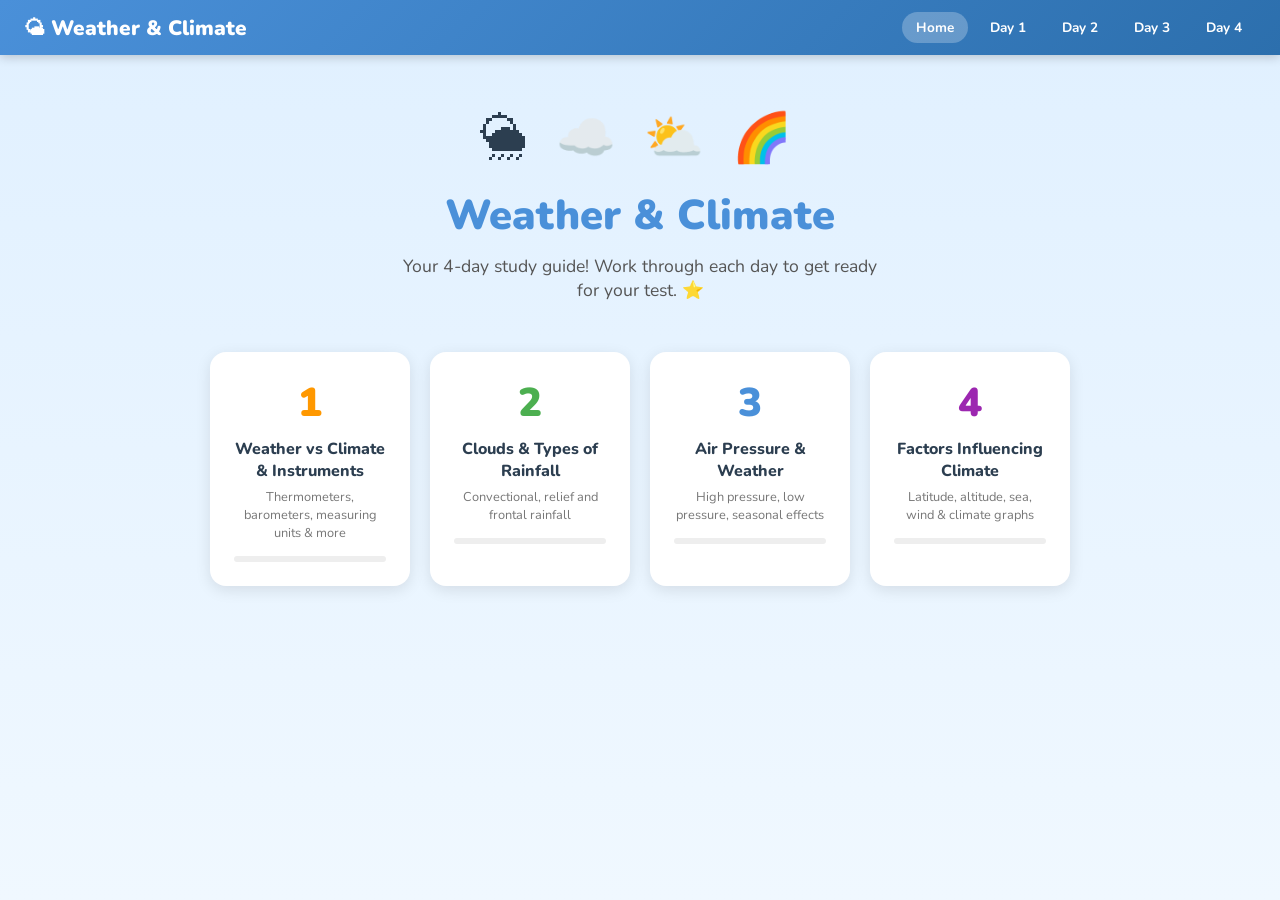
<file: site/index.html>
<!DOCTYPE html>
<html lang="en">
<head>
  <meta charset="UTF-8">
  <meta name="viewport" content="width=device-width, initial-scale=1.0">
  <title>Weather & Climate Study</title>
  <link rel="stylesheet" href="style.css">
</head>
<body data-day="home">

<nav>
  <a class="logo" href="index.html">🌤 Weather &amp; Climate</a>
  <div class="nav-links">
    <a href="index.html">Home</a>
    <a href="day1.html">Day 1</a>
    <a href="day2.html">Day 2</a>
    <a href="day3.html">Day 3</a>
    <a href="day4.html">Day 4</a>
  </div>
</nav>

<div class="hero">
  <div class="weather-icons">🌦 ☁️ ⛅ 🌈</div>
  <h1>Weather &amp; Climate</h1>
  <p>Your 4-day study guide! Work through each day to get ready for your test. ⭐</p>
</div>

<div class="container">
  <div class="day-cards">

    <a href="day1.html" class="day-card d1">
      <div class="day-num">1</div>
      <h3>Weather vs Climate &amp; Instruments</h3>
      <p>Thermometers, barometers, measuring units &amp; more</p>
      <div class="progress-bar"><div class="progress-fill" id="prog1" style="width:0%"></div></div>
    </a>

    <a href="day2.html" class="day-card d2">
      <div class="day-num">2</div>
      <h3>Clouds &amp; Types of Rainfall</h3>
      <p>Convectional, relief and frontal rainfall</p>
      <div class="progress-bar"><div class="progress-fill" id="prog2" style="width:0%"></div></div>
    </a>

    <a href="day3.html" class="day-card d3">
      <div class="day-num">3</div>
      <h3>Air Pressure &amp; Weather</h3>
      <p>High pressure, low pressure, seasonal effects</p>
      <div class="progress-bar"><div class="progress-fill" id="prog3" style="width:0%"></div></div>
    </a>

    <a href="day4.html" class="day-card d4">
      <div class="day-num">4</div>
      <h3>Factors Influencing Climate</h3>
      <p>Latitude, altitude, sea, wind &amp; climate graphs</p>
      <div class="progress-bar"><div class="progress-fill" id="prog4" style="width:0%"></div></div>
    </a>

  </div>
</div>

<script src="app.js"></script>
<script>
  document.addEventListener('DOMContentLoaded', () => {
    [1,2,3,4].forEach(d => {
      const pct = getDayProgress('day' + d);
      const el = document.getElementById('prog' + d);
      if (el) el.style.width = pct + '%';
    });
  });
</script>
</body>
</html>
</file>
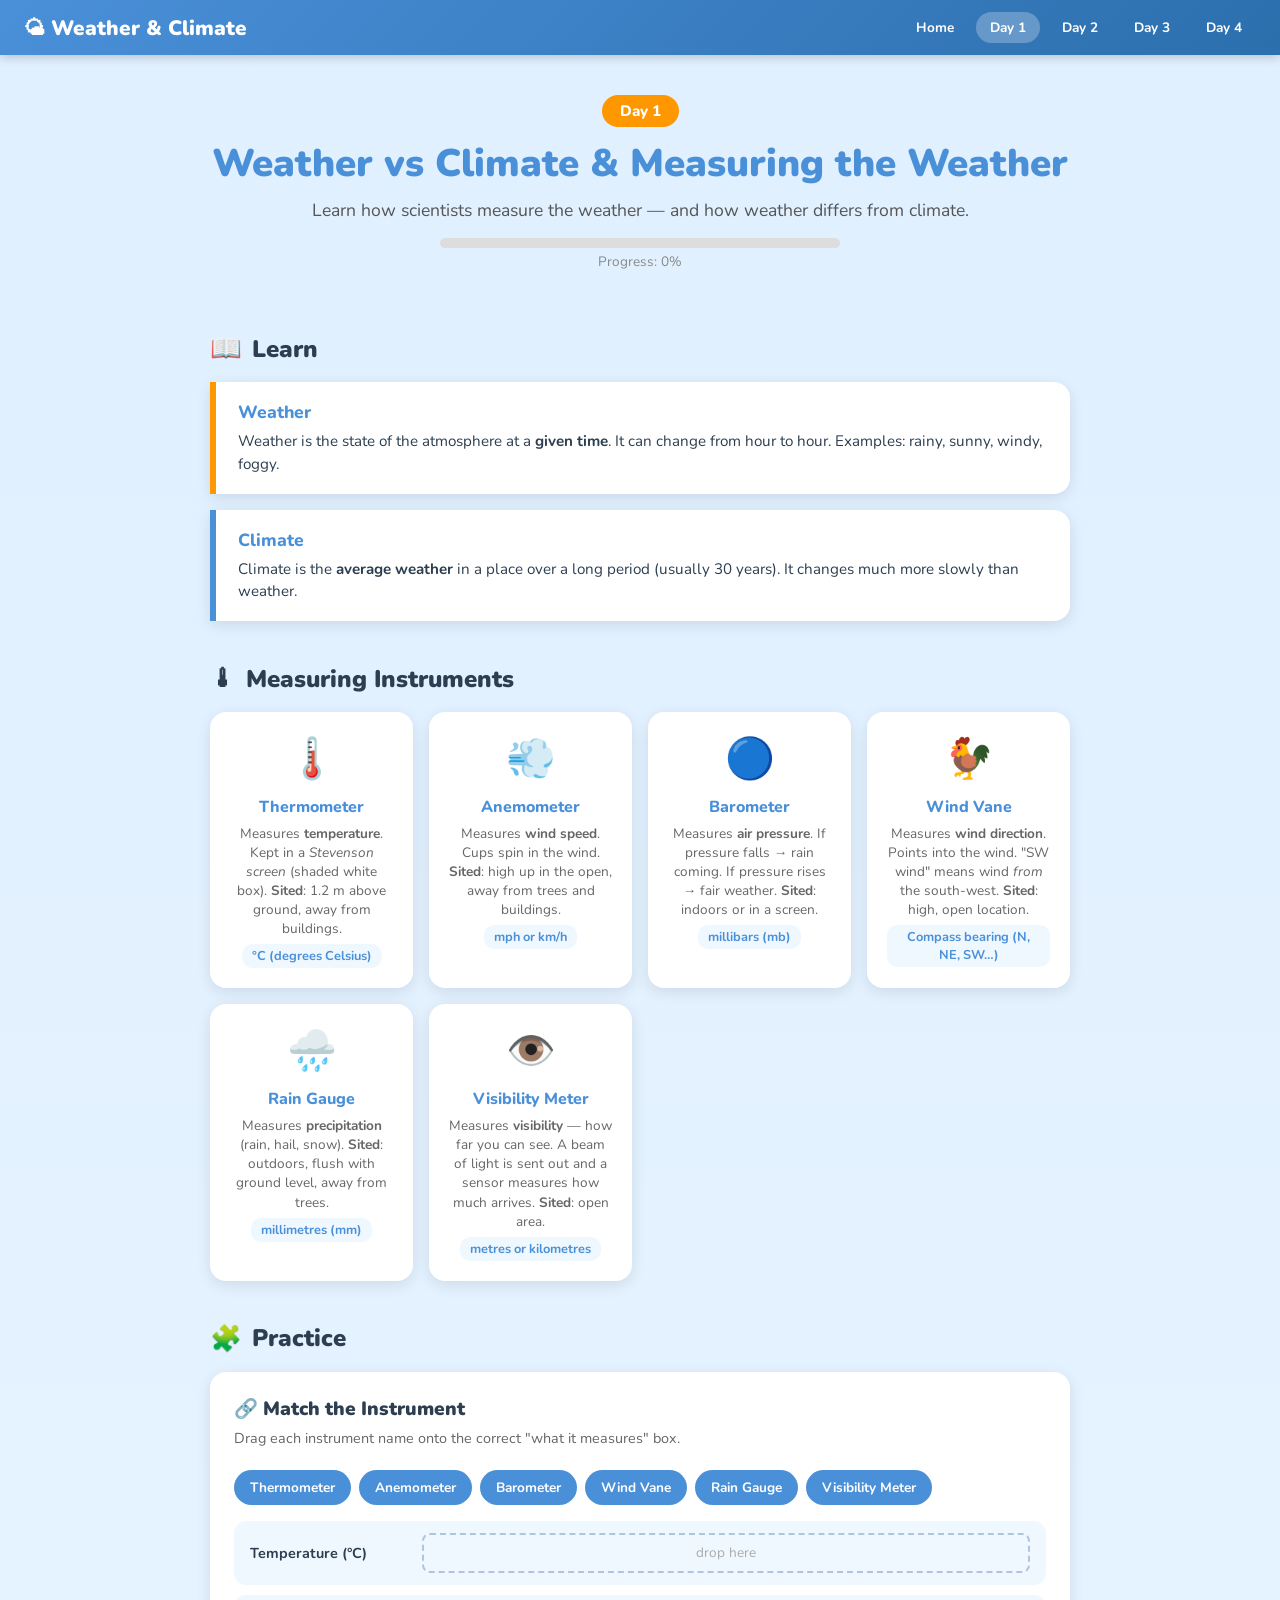
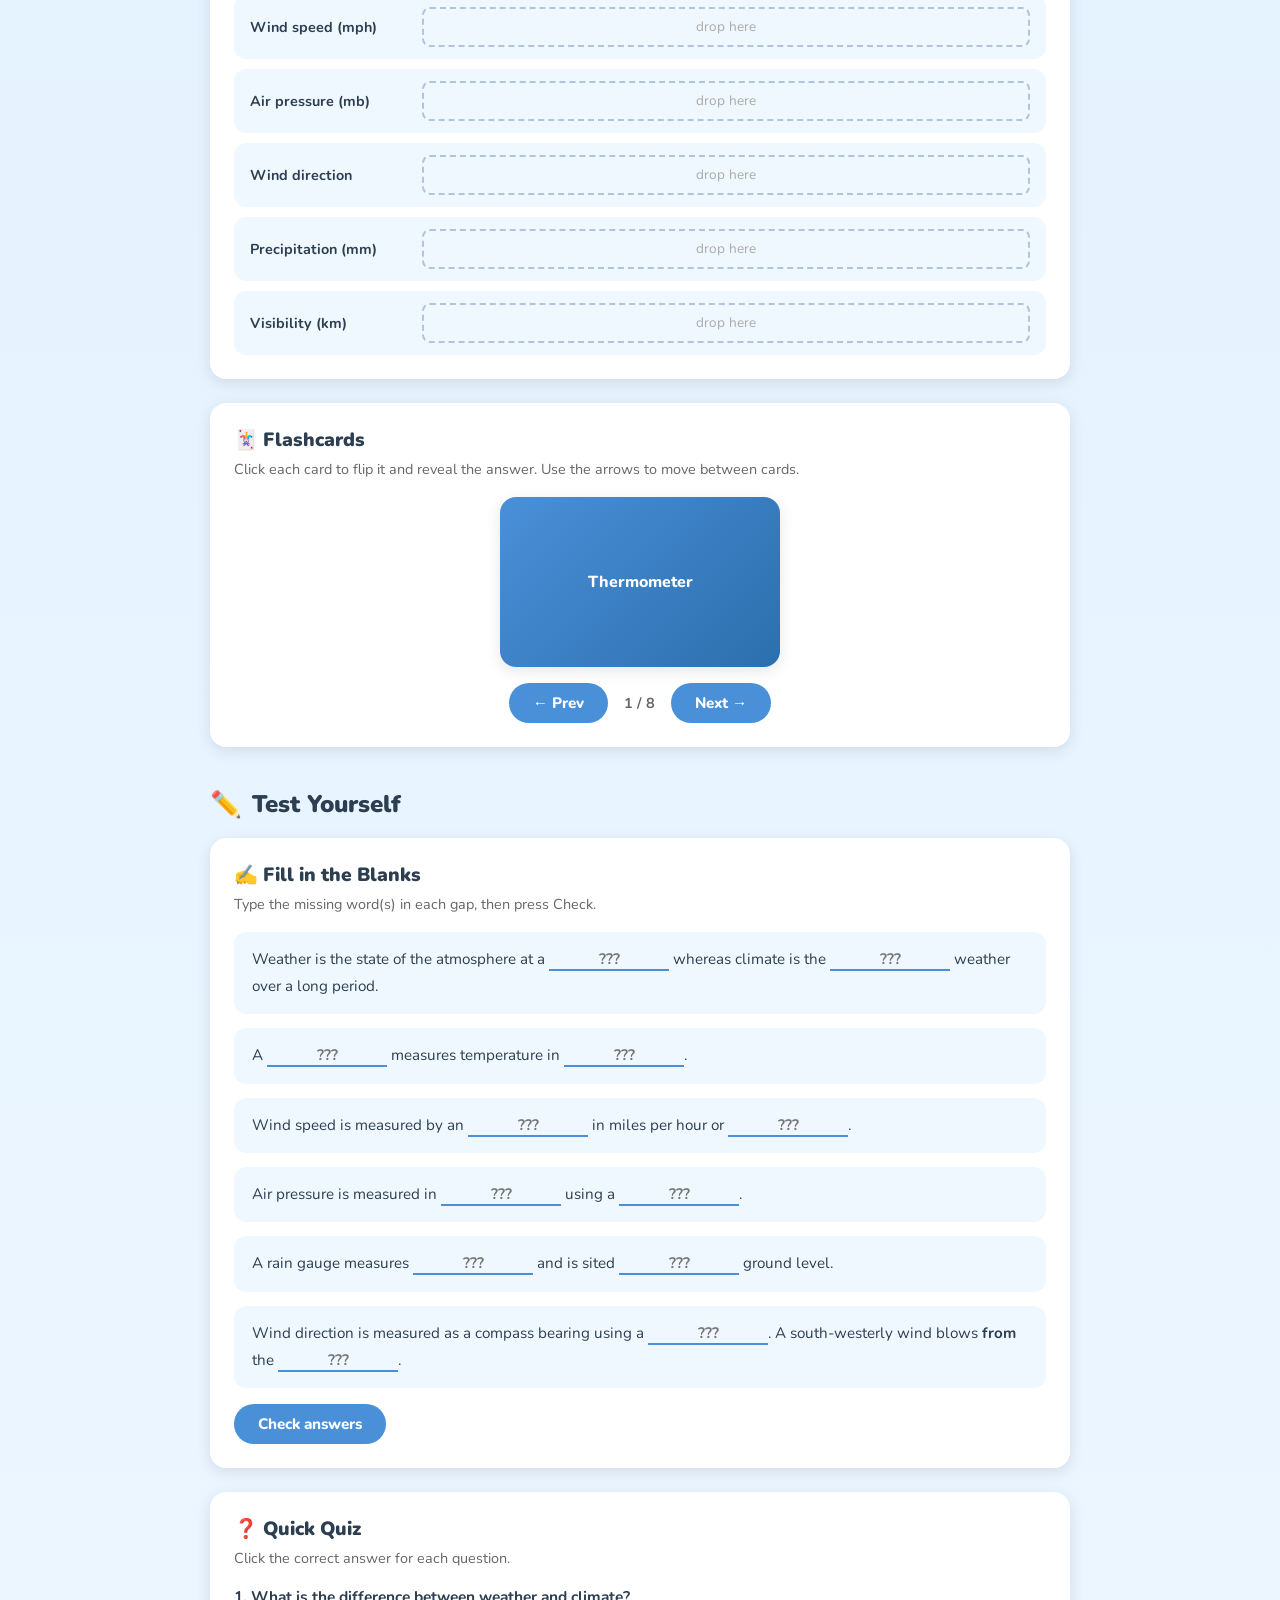
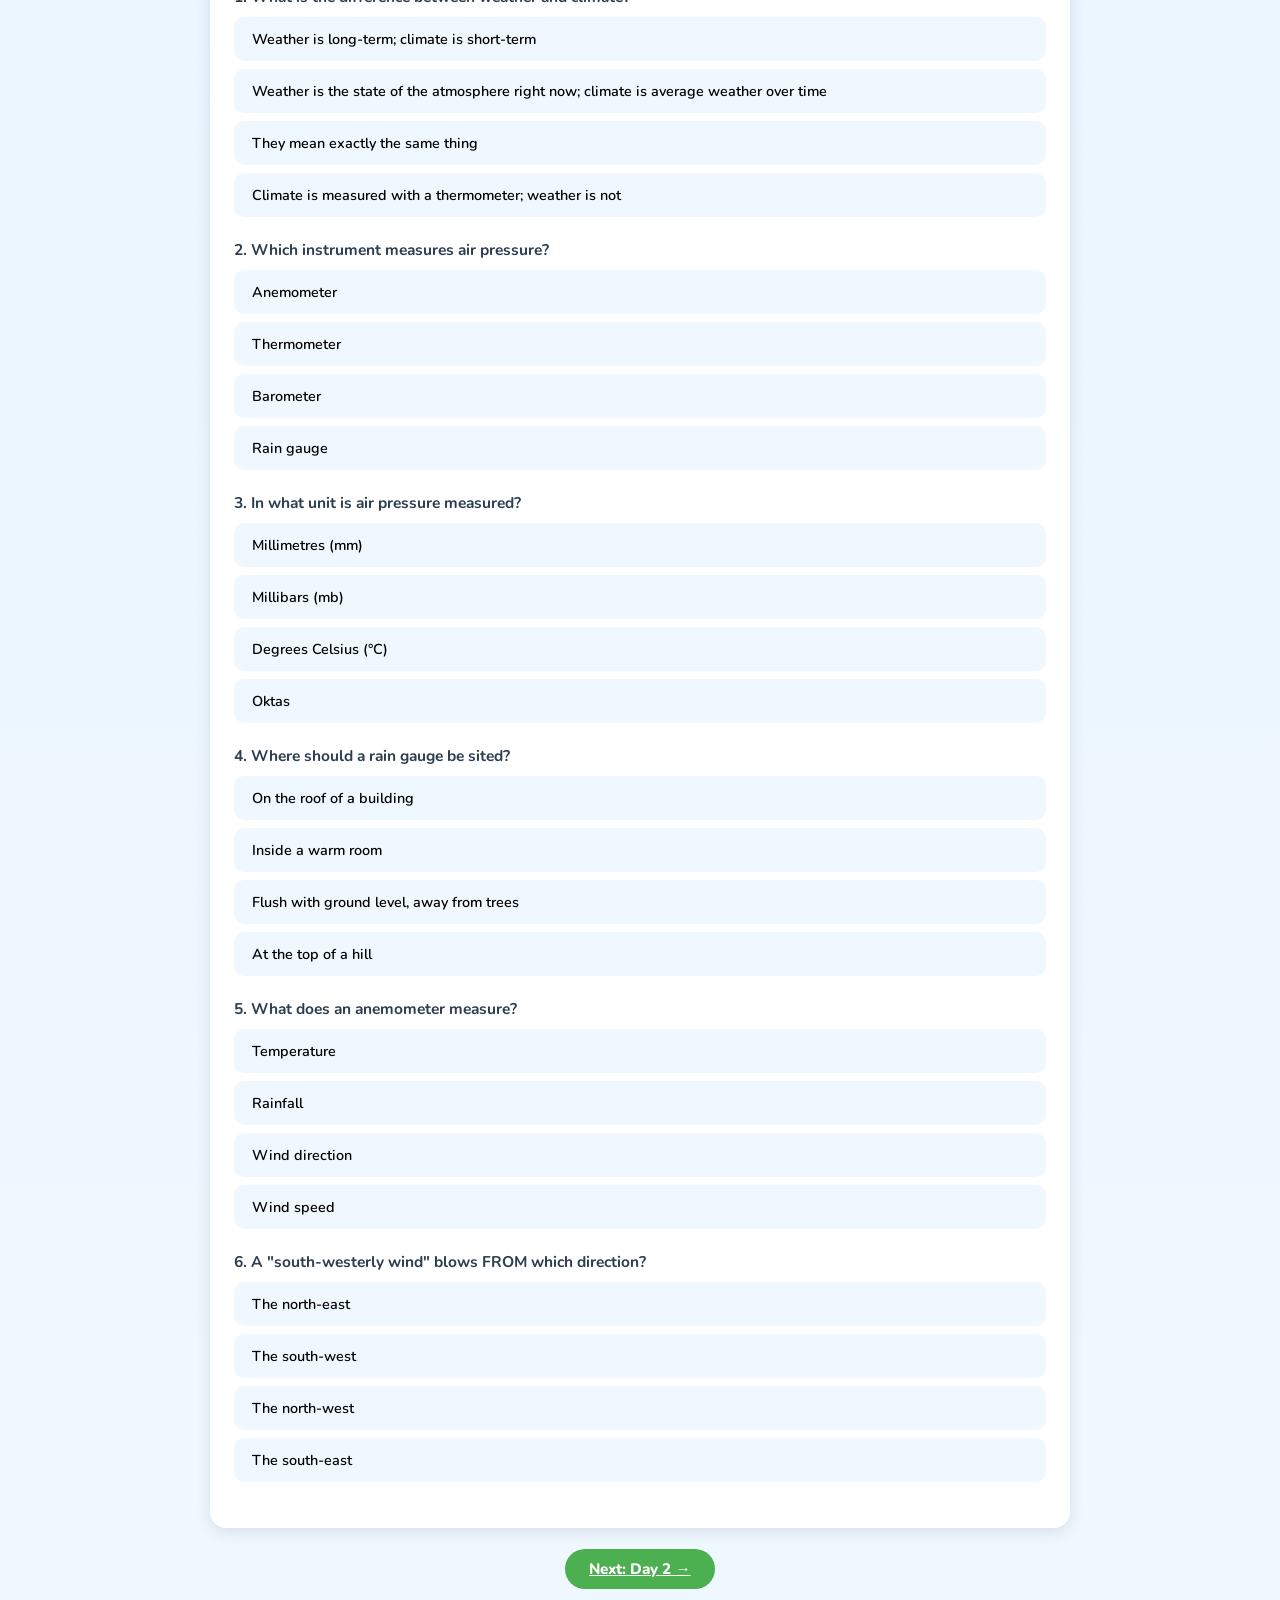
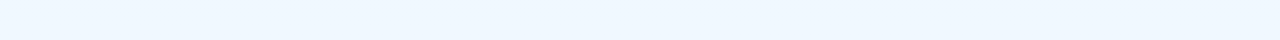
<file: site/day1.html>
<!DOCTYPE html>
<html lang="en">
<head>
  <meta charset="UTF-8">
  <meta name="viewport" content="width=device-width, initial-scale=1.0">
  <title>Day 1 – Weather vs Climate &amp; Instruments</title>
  <link rel="stylesheet" href="style.css">
</head>
<body data-day="day1">

<nav>
  <a class="logo" href="index.html">🌤 Weather &amp; Climate</a>
  <div class="nav-links">
    <a href="index.html">Home</a>
    <a href="day1.html">Day 1</a>
    <a href="day2.html">Day 2</a>
    <a href="day3.html">Day 3</a>
    <a href="day4.html">Day 4</a>
  </div>
</nav>

<div class="page-header">
  <span class="day-badge" style="background:var(--day1)">Day 1</span>
  <h1>Weather vs Climate &amp; Measuring the Weather</h1>
  <p>Learn how scientists measure the weather — and how weather differs from climate.</p>
  <div style="max-width:400px;margin:16px auto 0;background:#ddd;border-radius:6px;height:10px;overflow:hidden">
    <div class="day-progress-fill" style="height:100%;width:0%;background:var(--day1);border-radius:6px;transition:width 0.5s"></div>
  </div>
  <p style="font-size:0.85rem;color:#888;margin-top:4px">Progress: <span class="day-progress-pct">0%</span></p>
</div>

<div class="container">

  <div class="section-title"><span class="icon">📖</span> Learn</div>

  <div class="definition-box" style="border-color:var(--day1)">
    <h3>Weather</h3>
    <p>Weather is the state of the atmosphere at a <strong>given time</strong>. It can change from hour to hour. Examples: rainy, sunny, windy, foggy.</p>
  </div>
  <div class="definition-box" style="border-color:var(--sky-dark)">
    <h3>Climate</h3>
    <p>Climate is the <strong>average weather</strong> in a place over a long period (usually 30 years). It changes much more slowly than weather.</p>
  </div>

  <div class="section-title"><span class="icon">🌡</span> Measuring Instruments</div>

  <div class="card-grid">
    <div class="info-card">
      <div class="card-icon">🌡️</div>
      <h3>Thermometer</h3>
      <p>Measures <strong>temperature</strong>. Kept in a <em>Stevenson screen</em> (shaded white box). <strong>Sited</strong>: 1.2 m above ground, away from buildings.</p>
      <span class="unit">°C (degrees Celsius)</span>
    </div>
    <div class="info-card">
      <div class="card-icon">💨</div>
      <h3>Anemometer</h3>
      <p>Measures <strong>wind speed</strong>. Cups spin in the wind. <strong>Sited</strong>: high up in the open, away from trees and buildings.</p>
      <span class="unit">mph or km/h</span>
    </div>
    <div class="info-card">
      <div class="card-icon">🔵</div>
      <h3>Barometer</h3>
      <p>Measures <strong>air pressure</strong>. If pressure falls → rain coming. If pressure rises → fair weather. <strong>Sited</strong>: indoors or in a screen.</p>
      <span class="unit">millibars (mb)</span>
    </div>
    <div class="info-card">
      <div class="card-icon">🐓</div>
      <h3>Wind Vane</h3>
      <p>Measures <strong>wind direction</strong>. Points into the wind. "SW wind" means wind <em>from</em> the south-west. <strong>Sited</strong>: high, open location.</p>
      <span class="unit">Compass bearing (N, NE, SW…)</span>
    </div>
    <div class="info-card">
      <div class="card-icon">🌧️</div>
      <h3>Rain Gauge</h3>
      <p>Measures <strong>precipitation</strong> (rain, hail, snow). <strong>Sited</strong>: outdoors, flush with ground level, away from trees.</p>
      <span class="unit">millimetres (mm)</span>
    </div>
    <div class="info-card">
      <div class="card-icon">👁️</div>
      <h3>Visibility Meter</h3>
      <p>Measures <strong>visibility</strong> — how far you can see. A beam of light is sent out and a sensor measures how much arrives. <strong>Sited</strong>: open area.</p>
      <span class="unit">metres or kilometres</span>
    </div>
  </div>

  <div class="section-title"><span class="icon">🧩</span> Practice</div>

  <div class="activity" id="dnd1">
    <h2>🔗 Match the Instrument</h2>
    <p class="instructions">Drag each instrument name onto the correct "what it measures" box.</p>
    <div class="dnd-area">
      <div class="dnd-chips">
        <div class="chip" data-chip="thermometer" draggable="true">Thermometer</div>
        <div class="chip" data-chip="anemometer" draggable="true">Anemometer</div>
        <div class="chip" data-chip="barometer" draggable="true">Barometer</div>
        <div class="chip" data-chip="wind-vane" draggable="true">Wind Vane</div>
        <div class="chip" data-chip="rain-gauge" draggable="true">Rain Gauge</div>
        <div class="chip" data-chip="vis-meter" draggable="true">Visibility Meter</div>
      </div>
      <div class="dnd-targets">
        <div class="dnd-target"><span class="target-label">Temperature (°C)</span><div class="drop-zone" data-target="thermometer">drop here</div></div>
        <div class="dnd-target"><span class="target-label">Wind speed (mph)</span><div class="drop-zone" data-target="anemometer">drop here</div></div>
        <div class="dnd-target"><span class="target-label">Air pressure (mb)</span><div class="drop-zone" data-target="barometer">drop here</div></div>
        <div class="dnd-target"><span class="target-label">Wind direction</span><div class="drop-zone" data-target="wind-vane">drop here</div></div>
        <div class="dnd-target"><span class="target-label">Precipitation (mm)</span><div class="drop-zone" data-target="rain-gauge">drop here</div></div>
        <div class="dnd-target"><span class="target-label">Visibility (km)</span><div class="drop-zone" data-target="vis-meter">drop here</div></div>
      </div>
    </div>
  </div>

  <div class="activity" id="fc1">
    <h2>🃏 Flashcards</h2>
    <p class="instructions">Click each card to flip it and reveal the answer. Use the arrows to move between cards.</p>
    <div class="flashcard-deck">
      <div class="flashcard-viewport">
        <div class="flashcard-wrap">
          <div class="flashcard">
            <div class="flashcard-front"><span></span></div>
            <div class="flashcard-back"><span></span></div>
          </div>
        </div>
      </div>
      <div class="flashcard-nav">
        <button class="btn btn-primary btn-prev">← Prev</button>
        <span class="fc-counter">1 / 8</span>
        <button class="btn btn-primary btn-next">Next →</button>
      </div>
    </div>
  </div>

  <div class="section-title"><span class="icon">✏️</span> Test Yourself</div>

  <div class="activity" id="fitb1">
    <h2>✍️ Fill in the Blanks</h2>
    <p class="instructions">Type the missing word(s) in each gap, then press Check.</p>
    <div class="fitb-list">
      <div class="fitb-item">Weather is the state of the atmosphere at a <input class="fitb-input" data-answer="given time" placeholder="???"> whereas climate is the <input class="fitb-input" data-answer="average" placeholder="???"> weather over a long period.</div>
      <div class="fitb-item">A <input class="fitb-input" data-answer="thermometer" placeholder="???"> measures temperature in <input class="fitb-input" data-answer="°C/degrees Celsius" placeholder="???">.</div>
      <div class="fitb-item">Wind speed is measured by an <input class="fitb-input" data-answer="anemometer" placeholder="???"> in miles per hour or <input class="fitb-input" data-answer="km/h" placeholder="???">.</div>
      <div class="fitb-item">Air pressure is measured in <input class="fitb-input" data-answer="millibars" placeholder="???"> using a <input class="fitb-input" data-answer="barometer" placeholder="???">.</div>
      <div class="fitb-item">A rain gauge measures <input class="fitb-input" data-answer="precipitation" placeholder="???"> and is sited <input class="fitb-input" data-answer="flush with/at" placeholder="???"> ground level.</div>
      <div class="fitb-item">Wind direction is measured as a compass bearing using a <input class="fitb-input" data-answer="wind vane" placeholder="???">. A south-westerly wind blows <strong>from</strong> the <input class="fitb-input" data-answer="south-west/SW" placeholder="???">.</div>
    </div>
    <div class="btn-row"><button class="btn btn-primary btn-check">Check answers</button></div>
  </div>

  <div class="activity" id="quiz1">
    <h2>❓ Quick Quiz</h2>
    <p class="instructions">Click the correct answer for each question.</p>

    <div class="quiz-question" data-q="0">
      <div class="q-text">1. What is the difference between weather and climate?</div>
      <div class="quiz-options">
        <button class="quiz-option">Weather is long-term; climate is short-term</button>
        <button class="quiz-option">Weather is the state of the atmosphere right now; climate is average weather over time</button>
        <button class="quiz-option">They mean exactly the same thing</button>
        <button class="quiz-option">Climate is measured with a thermometer; weather is not</button>
      </div>
    </div>

    <div class="quiz-question" data-q="1">
      <div class="q-text">2. Which instrument measures air pressure?</div>
      <div class="quiz-options">
        <button class="quiz-option">Anemometer</button>
        <button class="quiz-option">Thermometer</button>
        <button class="quiz-option">Barometer</button>
        <button class="quiz-option">Rain gauge</button>
      </div>
    </div>

    <div class="quiz-question" data-q="2">
      <div class="q-text">3. In what unit is air pressure measured?</div>
      <div class="quiz-options">
        <button class="quiz-option">Millimetres (mm)</button>
        <button class="quiz-option">Millibars (mb)</button>
        <button class="quiz-option">Degrees Celsius (°C)</button>
        <button class="quiz-option">Oktas</button>
      </div>
    </div>

    <div class="quiz-question" data-q="3">
      <div class="q-text">4. Where should a rain gauge be sited?</div>
      <div class="quiz-options">
        <button class="quiz-option">On the roof of a building</button>
        <button class="quiz-option">Inside a warm room</button>
        <button class="quiz-option">Flush with ground level, away from trees</button>
        <button class="quiz-option">At the top of a hill</button>
      </div>
    </div>

    <div class="quiz-question" data-q="4">
      <div class="q-text">5. What does an anemometer measure?</div>
      <div class="quiz-options">
        <button class="quiz-option">Temperature</button>
        <button class="quiz-option">Rainfall</button>
        <button class="quiz-option">Wind direction</button>
        <button class="quiz-option">Wind speed</button>
      </div>
    </div>

    <div class="quiz-question" data-q="5">
      <div class="q-text">6. A "south-westerly wind" blows FROM which direction?</div>
      <div class="quiz-options">
        <button class="quiz-option">The north-east</button>
        <button class="quiz-option">The south-west</button>
        <button class="quiz-option">The north-west</button>
        <button class="quiz-option">The south-east</button>
      </div>
    </div>

  </div>

  <div style="text-align:center;margin-top:30px">
    <a href="day2.html" class="btn btn-success">Next: Day 2 →</a>
  </div>

</div>

<script src="app.js"></script>
<script>
const D1_PAIRS = [
  { chip: 'thermometer', target: 'thermometer' },
  { chip: 'anemometer',  target: 'anemometer'  },
  { chip: 'barometer',   target: 'barometer'   },
  { chip: 'wind-vane',   target: 'wind-vane'   },
  { chip: 'rain-gauge',  target: 'rain-gauge'  },
  { chip: 'vis-meter',   target: 'vis-meter'   },
];
initDragDrop('dnd1', D1_PAIRS, 'day1', 'dnd');

const D1_CARDS = [
  { front: 'Thermometer', back: 'Measures temperature in °C. Kept in a Stevenson screen, 1.2 m above ground.' },
  { front: 'Anemometer',  back: 'Measures wind speed in mph or km/h. Sited high up in the open.' },
  { front: 'Barometer',   back: 'Measures air pressure in millibars (mb). Falling pressure = rain on the way.' },
  { front: 'Wind Vane',   back: 'Measures wind direction as a compass bearing. A SW wind blows FROM the south-west.' },
  { front: 'Rain Gauge',  back: 'Measures precipitation in millimetres (mm). Sited flush with ground level.' },
  { front: 'Visibility Meter', back: 'Measures how far you can see, in metres or km.' },
  { front: 'What is weather?', back: 'The state of the atmosphere at a given moment in time.' },
  { front: 'What is climate?', back: 'The average weather in a place over a long period (usually 30 years).' },
];
initFlashcards('fc1', D1_CARDS, 'day1', 'flashcards');
initFitb('fitb1', 'day1', 'fitb');

const D1_Q = [
  { q:'', options:[], answer: 1 },
  { q:'', options:[], answer: 2 },
  { q:'', options:[], answer: 1 },
  { q:'', options:[], answer: 2 },
  { q:'', options:[], answer: 3 },
  { q:'', options:[], answer: 1 },
];
initQuiz('quiz1', D1_Q, 'day1', 'quiz');
</script>
</body>
</html>
</file>
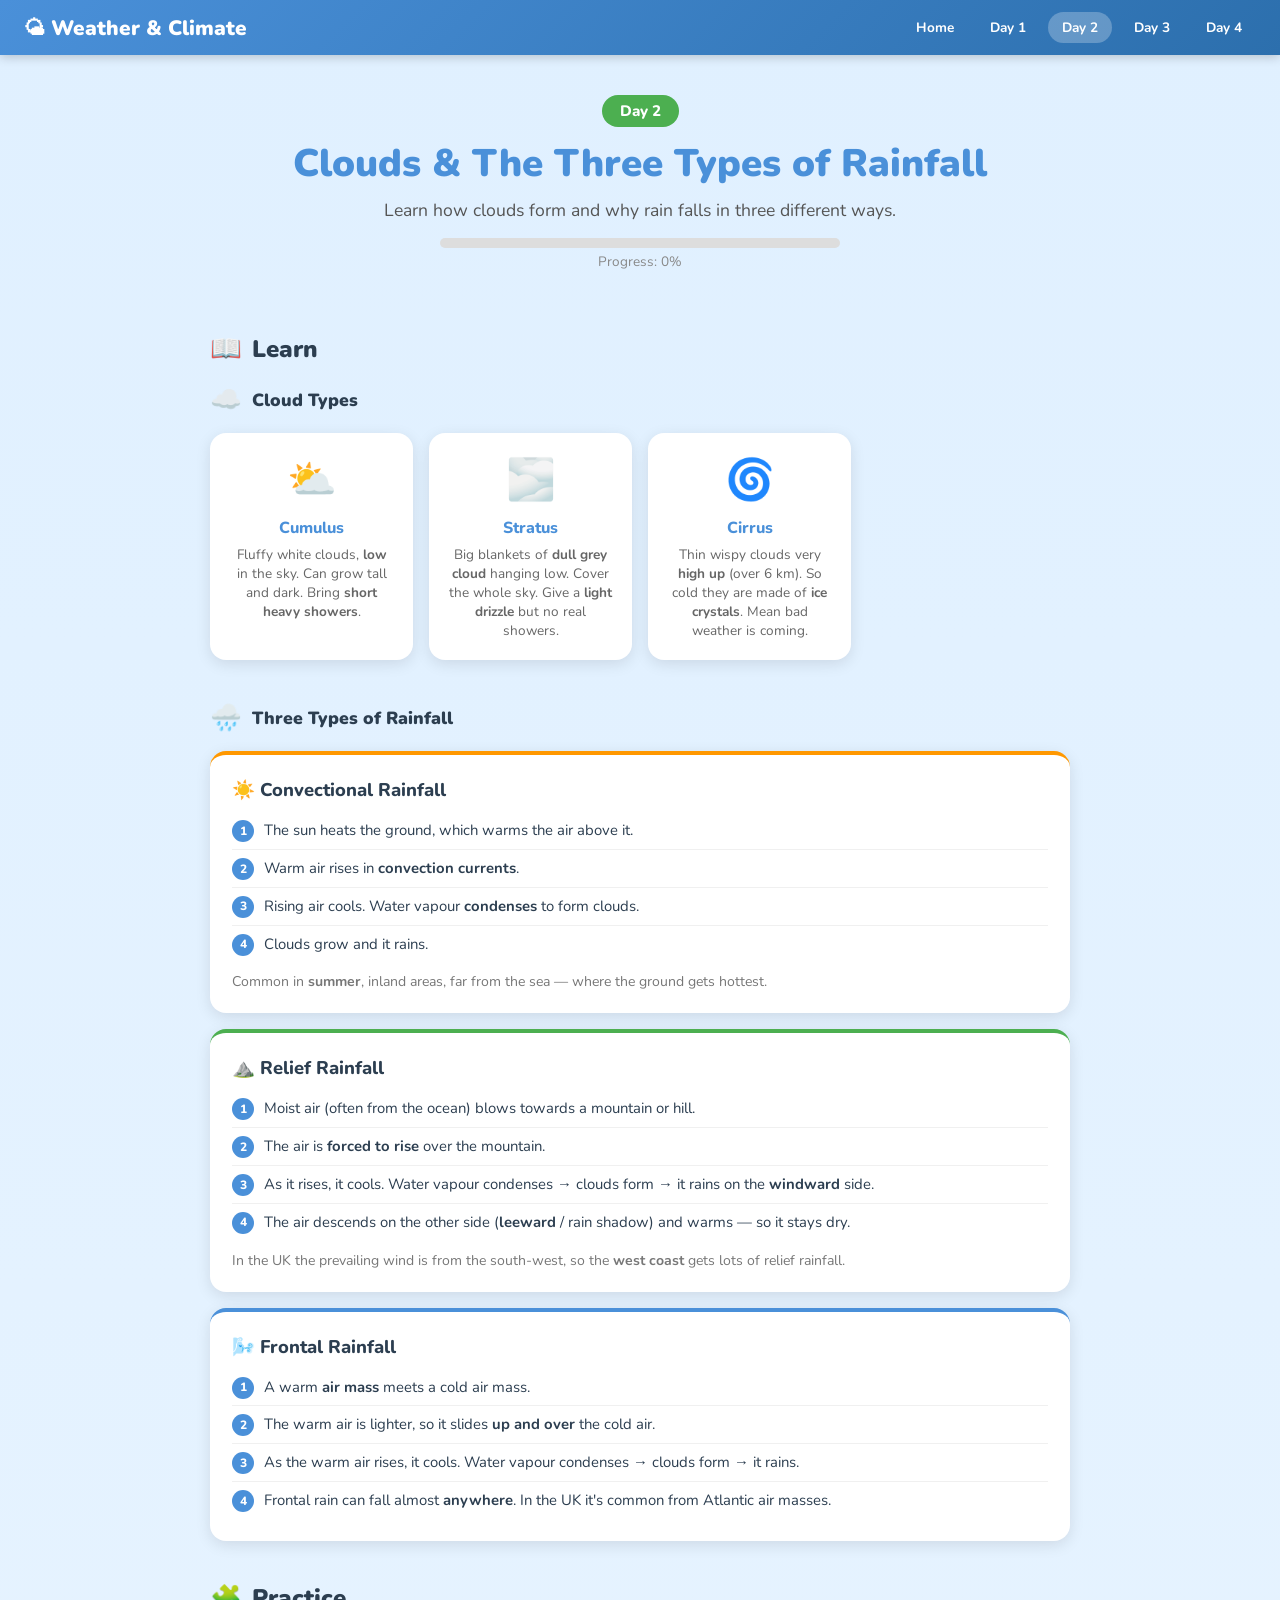
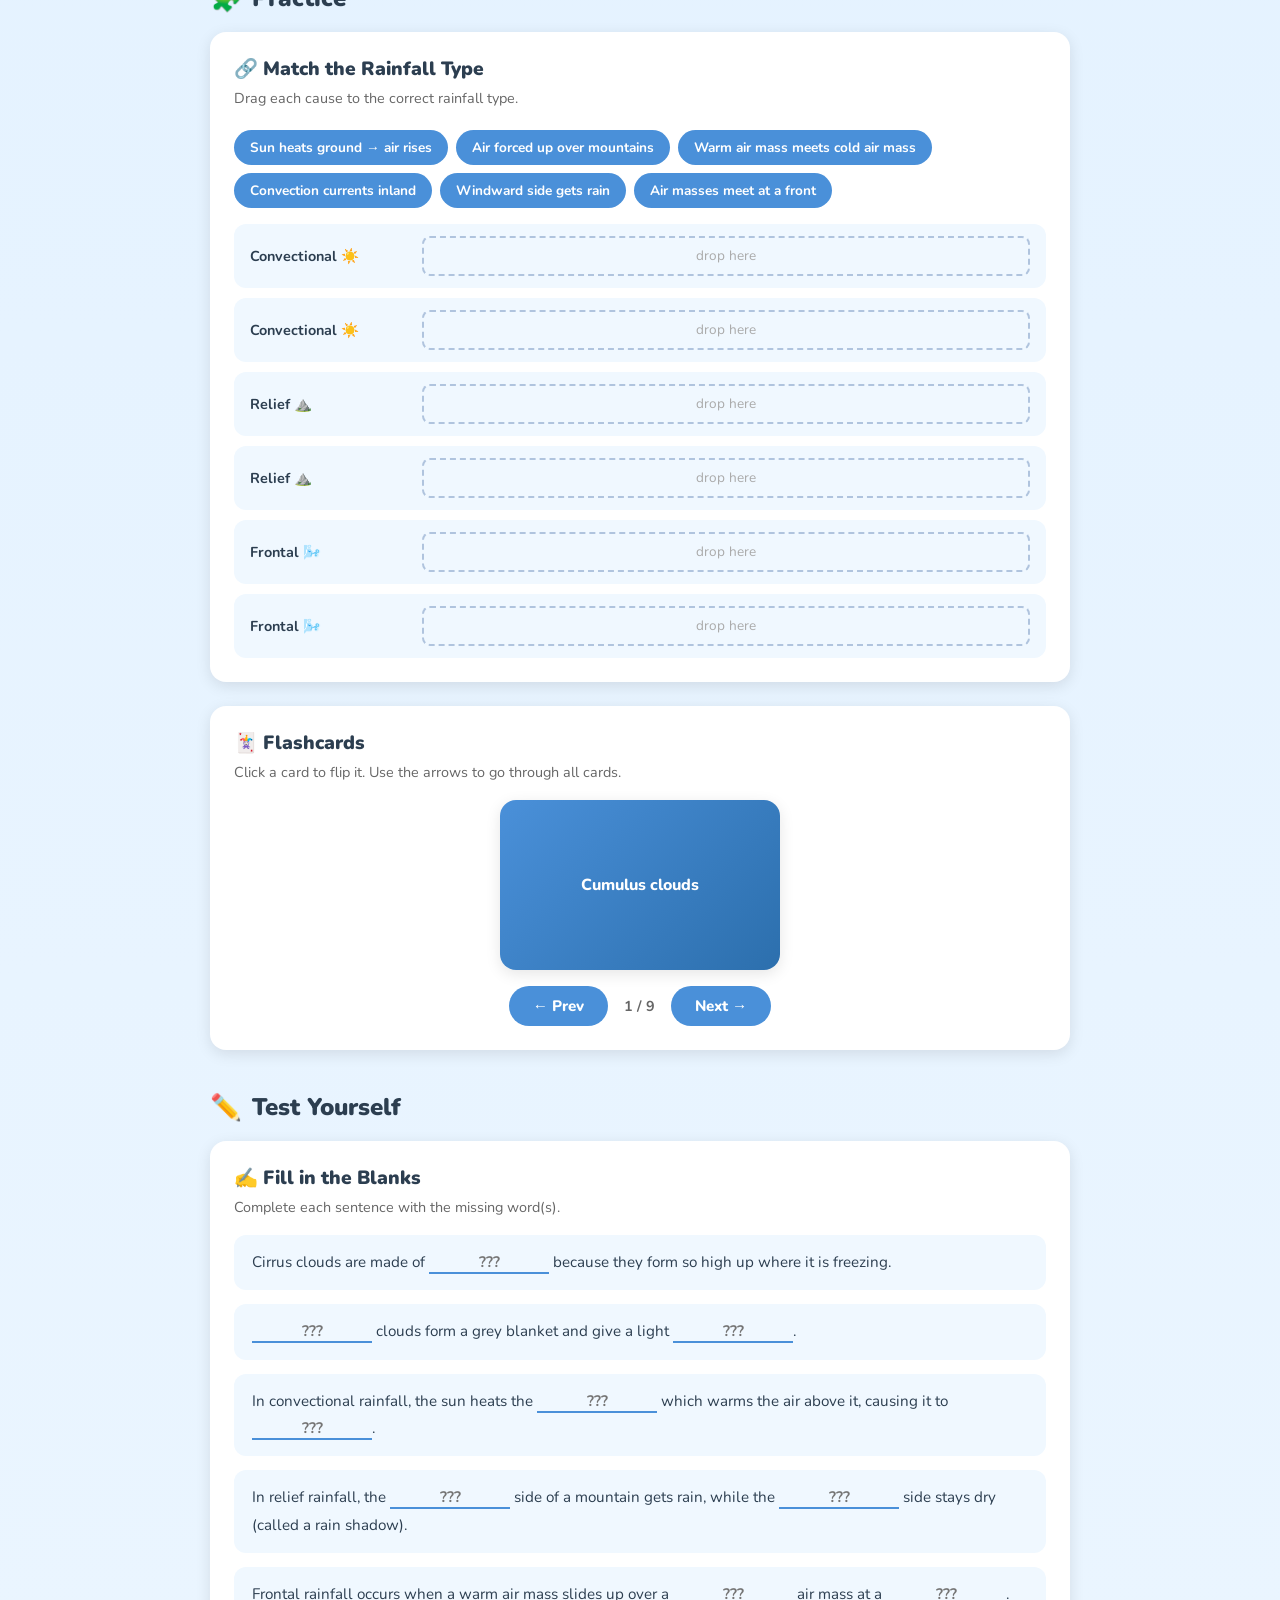
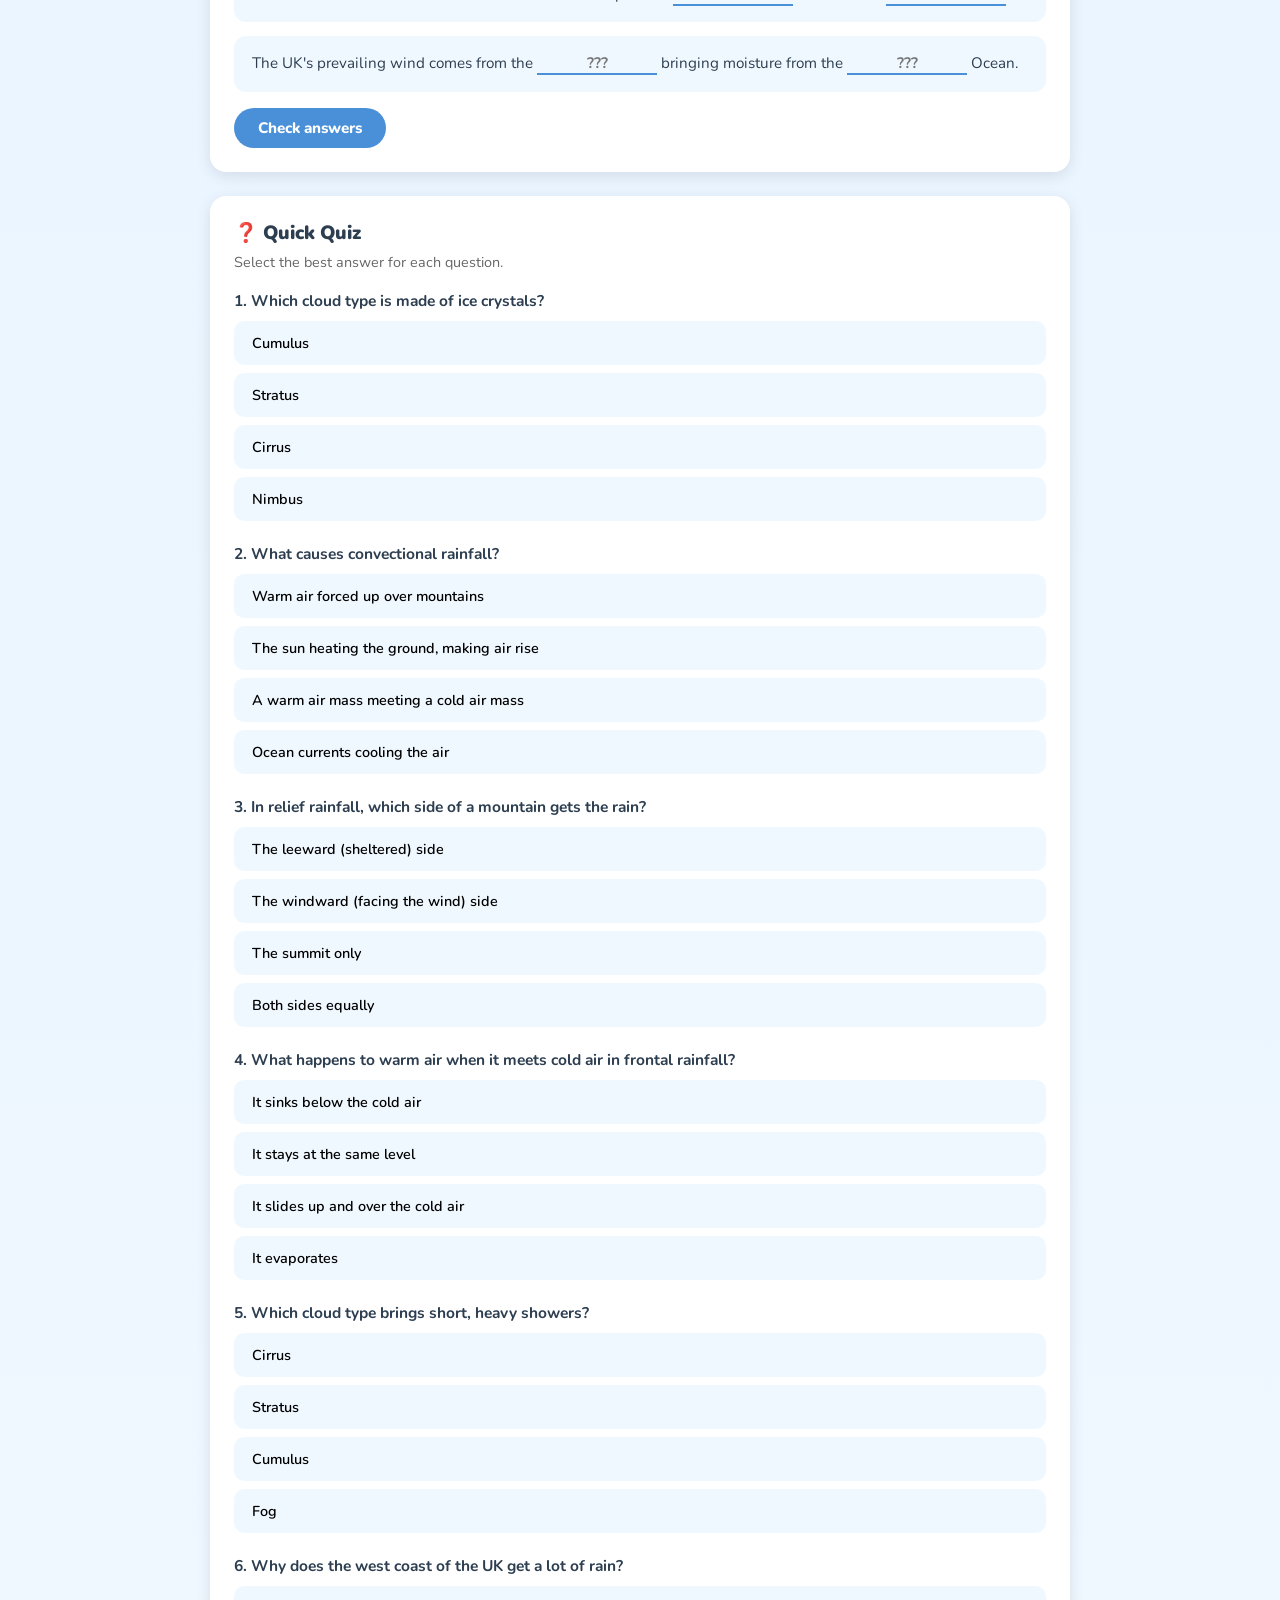
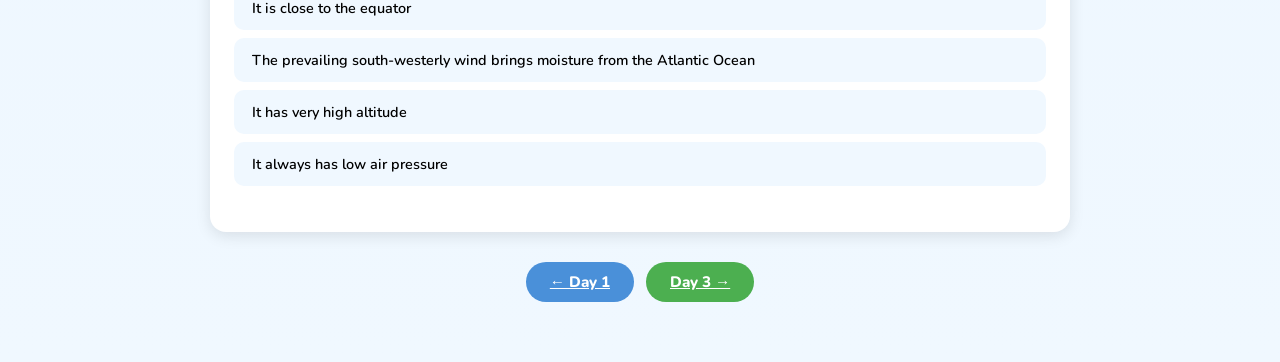
<file: site/day2.html>
<!DOCTYPE html>
<html lang="en">
<head>
  <meta charset="UTF-8">
  <meta name="viewport" content="width=device-width, initial-scale=1.0">
  <title>Day 2 – Clouds &amp; Rainfall</title>
  <link rel="stylesheet" href="style.css">
</head>
<body data-day="day2">

<nav>
  <a class="logo" href="index.html">🌤 Weather &amp; Climate</a>
  <div class="nav-links">
    <a href="index.html">Home</a>
    <a href="day1.html">Day 1</a>
    <a href="day2.html">Day 2</a>
    <a href="day3.html">Day 3</a>
    <a href="day4.html">Day 4</a>
  </div>
</nav>

<div class="page-header">
  <span class="day-badge" style="background:var(--day2)">Day 2</span>
  <h1>Clouds &amp; The Three Types of Rainfall</h1>
  <p>Learn how clouds form and why rain falls in three different ways.</p>
  <div style="max-width:400px;margin:16px auto 0;background:#ddd;border-radius:6px;height:10px;overflow:hidden">
    <div class="day-progress-fill" style="height:100%;width:0%;background:var(--day2);border-radius:6px;transition:width 0.5s"></div>
  </div>
  <p style="font-size:0.85rem;color:#888;margin-top:4px">Progress: <span class="day-progress-pct">0%</span></p>
</div>

<div class="container">

  <div class="section-title"><span class="icon">📖</span> Learn</div>

  <div class="section-title" style="font-size:1.1rem;margin-top:10px"><span class="icon">☁️</span> Cloud Types</div>
  <div class="card-grid">
    <div class="info-card">
      <div class="card-icon">⛅</div>
      <h3>Cumulus</h3>
      <p>Fluffy white clouds, <strong>low</strong> in the sky. Can grow tall and dark. Bring <strong>short heavy showers</strong>.</p>
    </div>
    <div class="info-card">
      <div class="card-icon">🌫️</div>
      <h3>Stratus</h3>
      <p>Big blankets of <strong>dull grey cloud</strong> hanging low. Cover the whole sky. Give a <strong>light drizzle</strong> but no real showers.</p>
    </div>
    <div class="info-card">
      <div class="card-icon">🌀</div>
      <h3>Cirrus</h3>
      <p>Thin wispy clouds very <strong>high up</strong> (over 6 km). So cold they are made of <strong>ice crystals</strong>. Mean bad weather is coming.</p>
    </div>
  </div>

  <div class="section-title" style="font-size:1.1rem"><span class="icon">🌧️</span> Three Types of Rainfall</div>

  <div class="panel" style="border-top: 4px solid #FF9800">
    <h3>☀️ Convectional Rainfall</h3>
    <ul class="steps">
      <li data-n="1">The sun heats the ground, which warms the air above it.</li>
      <li data-n="2">Warm air rises in <strong>convection currents</strong>.</li>
      <li data-n="3">Rising air cools. Water vapour <strong>condenses</strong> to form clouds.</li>
      <li data-n="4">Clouds grow and it rains.</li>
    </ul>
    <p style="margin-top:10px;font-size:0.88rem;color:#777">Common in <strong>summer</strong>, inland areas, far from the sea — where the ground gets hottest.</p>
  </div>

  <div class="panel" style="border-top: 4px solid #4CAF50">
    <h3>⛰️ Relief Rainfall</h3>
    <ul class="steps">
      <li data-n="1">Moist air (often from the ocean) blows towards a mountain or hill.</li>
      <li data-n="2">The air is <strong>forced to rise</strong> over the mountain.</li>
      <li data-n="3">As it rises, it cools. Water vapour condenses → clouds form → it rains on the <strong>windward</strong> side.</li>
      <li data-n="4">The air descends on the other side (<strong>leeward</strong> / rain shadow) and warms — so it stays dry.</li>
    </ul>
    <p style="margin-top:10px;font-size:0.88rem;color:#777">In the UK the prevailing wind is from the south-west, so the <strong>west coast</strong> gets lots of relief rainfall.</p>
  </div>

  <div class="panel" style="border-top: 4px solid #4A90D9">
    <h3>🌬️ Frontal Rainfall</h3>
    <ul class="steps">
      <li data-n="1">A warm <strong>air mass</strong> meets a cold air mass.</li>
      <li data-n="2">The warm air is lighter, so it slides <strong>up and over</strong> the cold air.</li>
      <li data-n="3">As the warm air rises, it cools. Water vapour condenses → clouds form → it rains.</li>
      <li data-n="4">Frontal rain can fall almost <strong>anywhere</strong>. In the UK it's common from Atlantic air masses.</li>
    </ul>
  </div>

  <div class="section-title"><span class="icon">🧩</span> Practice</div>

  <div class="activity" id="dnd2">
    <h2>🔗 Match the Rainfall Type</h2>
    <p class="instructions">Drag each cause to the correct rainfall type.</p>
    <div class="dnd-area">
      <div class="dnd-chips">
        <div class="chip" data-chip="sun-heats" draggable="true">Sun heats ground → air rises</div>
        <div class="chip" data-chip="mountain" draggable="true">Air forced up over mountains</div>
        <div class="chip" data-chip="warm-cold" draggable="true">Warm air mass meets cold air mass</div>
        <div class="chip" data-chip="convection" draggable="true">Convection currents inland</div>
        <div class="chip" data-chip="windward" draggable="true">Windward side gets rain</div>
        <div class="chip" data-chip="air-mass" draggable="true">Air masses meet at a front</div>
      </div>
      <div class="dnd-targets">
        <div class="dnd-target"><span class="target-label">Convectional ☀️</span><div class="drop-zone" data-target="sun-heats">drop here</div></div>
        <div class="dnd-target"><span class="target-label">Convectional ☀️</span><div class="drop-zone" data-target="convection">drop here</div></div>
        <div class="dnd-target"><span class="target-label">Relief ⛰️</span><div class="drop-zone" data-target="mountain">drop here</div></div>
        <div class="dnd-target"><span class="target-label">Relief ⛰️</span><div class="drop-zone" data-target="windward">drop here</div></div>
        <div class="dnd-target"><span class="target-label">Frontal 🌬️</span><div class="drop-zone" data-target="warm-cold">drop here</div></div>
        <div class="dnd-target"><span class="target-label">Frontal 🌬️</span><div class="drop-zone" data-target="air-mass">drop here</div></div>
      </div>
    </div>
  </div>

  <div class="activity" id="fc2">
    <h2>🃏 Flashcards</h2>
    <p class="instructions">Click a card to flip it. Use the arrows to go through all cards.</p>
    <div class="flashcard-deck">
      <div class="flashcard-viewport">
        <div class="flashcard-wrap">
          <div class="flashcard">
            <div class="flashcard-front"><span></span></div>
            <div class="flashcard-back"><span></span></div>
          </div>
        </div>
      </div>
      <div class="flashcard-nav">
        <button class="btn btn-primary btn-prev">← Prev</button>
        <span class="fc-counter">1 / 9</span>
        <button class="btn btn-primary btn-next">Next →</button>
      </div>
    </div>
  </div>

  <div class="section-title"><span class="icon">✏️</span> Test Yourself</div>

  <div class="activity" id="fitb2">
    <h2>✍️ Fill in the Blanks</h2>
    <p class="instructions">Complete each sentence with the missing word(s).</p>
    <div class="fitb-list">
      <div class="fitb-item">Cirrus clouds are made of <input class="fitb-input" data-answer="ice crystals" placeholder="???"> because they form so high up where it is freezing.</div>
      <div class="fitb-item"><input class="fitb-input" data-answer="Stratus" placeholder="???"> clouds form a grey blanket and give a light <input class="fitb-input" data-answer="drizzle" placeholder="???">.</div>
      <div class="fitb-item">In convectional rainfall, the sun heats the <input class="fitb-input" data-answer="ground" placeholder="???"> which warms the air above it, causing it to <input class="fitb-input" data-answer="rise" placeholder="???">.</div>
      <div class="fitb-item">In relief rainfall, the <input class="fitb-input" data-answer="windward" placeholder="???"> side of a mountain gets rain, while the <input class="fitb-input" data-answer="leeward" placeholder="???"> side stays dry (called a rain shadow).</div>
      <div class="fitb-item">Frontal rainfall occurs when a warm air mass slides up over a <input class="fitb-input" data-answer="cold" placeholder="???"> air mass at a <input class="fitb-input" data-answer="front" placeholder="???">.</div>
      <div class="fitb-item">The UK's prevailing wind comes from the <input class="fitb-input" data-answer="south-west/SW" placeholder="???"> bringing moisture from the <input class="fitb-input" data-answer="Atlantic" placeholder="???"> Ocean.</div>
    </div>
    <div class="btn-row"><button class="btn btn-primary btn-check">Check answers</button></div>
  </div>

  <div class="activity" id="quiz2">
    <h2>❓ Quick Quiz</h2>
    <p class="instructions">Select the best answer for each question.</p>

    <div class="quiz-question" data-q="0">
      <div class="q-text">1. Which cloud type is made of ice crystals?</div>
      <div class="quiz-options">
        <button class="quiz-option">Cumulus</button>
        <button class="quiz-option">Stratus</button>
        <button class="quiz-option">Cirrus</button>
        <button class="quiz-option">Nimbus</button>
      </div>
    </div>

    <div class="quiz-question" data-q="1">
      <div class="q-text">2. What causes convectional rainfall?</div>
      <div class="quiz-options">
        <button class="quiz-option">Warm air forced up over mountains</button>
        <button class="quiz-option">The sun heating the ground, making air rise</button>
        <button class="quiz-option">A warm air mass meeting a cold air mass</button>
        <button class="quiz-option">Ocean currents cooling the air</button>
      </div>
    </div>

    <div class="quiz-question" data-q="2">
      <div class="q-text">3. In relief rainfall, which side of a mountain gets the rain?</div>
      <div class="quiz-options">
        <button class="quiz-option">The leeward (sheltered) side</button>
        <button class="quiz-option">The windward (facing the wind) side</button>
        <button class="quiz-option">The summit only</button>
        <button class="quiz-option">Both sides equally</button>
      </div>
    </div>

    <div class="quiz-question" data-q="3">
      <div class="q-text">4. What happens to warm air when it meets cold air in frontal rainfall?</div>
      <div class="quiz-options">
        <button class="quiz-option">It sinks below the cold air</button>
        <button class="quiz-option">It stays at the same level</button>
        <button class="quiz-option">It slides up and over the cold air</button>
        <button class="quiz-option">It evaporates</button>
      </div>
    </div>

    <div class="quiz-question" data-q="4">
      <div class="q-text">5. Which cloud type brings short, heavy showers?</div>
      <div class="quiz-options">
        <button class="quiz-option">Cirrus</button>
        <button class="quiz-option">Stratus</button>
        <button class="quiz-option">Cumulus</button>
        <button class="quiz-option">Fog</button>
      </div>
    </div>

    <div class="quiz-question" data-q="5">
      <div class="q-text">6. Why does the west coast of the UK get a lot of rain?</div>
      <div class="quiz-options">
        <button class="quiz-option">It is close to the equator</button>
        <button class="quiz-option">The prevailing south-westerly wind brings moisture from the Atlantic Ocean</button>
        <button class="quiz-option">It has very high altitude</button>
        <button class="quiz-option">It always has low air pressure</button>
      </div>
    </div>
  </div>

  <div style="text-align:center;margin-top:30px;display:flex;gap:12px;justify-content:center">
    <a href="day1.html" class="btn btn-primary">← Day 1</a>
    <a href="day3.html" class="btn btn-success">Day 3 →</a>
  </div>

</div>

<script src="app.js"></script>
<script>
const D2_PAIRS = [
  { chip: 'sun-heats',  target: 'sun-heats'  },
  { chip: 'mountain',   target: 'mountain'   },
  { chip: 'warm-cold',  target: 'warm-cold'  },
  { chip: 'convection', target: 'convection' },
  { chip: 'windward',   target: 'windward'   },
  { chip: 'air-mass',   target: 'air-mass'   },
];
initDragDrop('dnd2', D2_PAIRS, 'day2', 'dnd');

const D2_CARDS = [
  { front: 'Cumulus clouds', back: 'Fluffy, low clouds. Can bring short heavy showers. May grow tall and dark.' },
  { front: 'Stratus clouds', back: 'Grey blanket of cloud, low in sky. Give a light drizzle but no heavy showers.' },
  { front: 'Cirrus clouds', back: 'Thin wispy clouds very high up (>6 km). Made of ice crystals. Sign of bad weather coming.' },
  { front: 'Convectional rainfall', back: 'Sun heats ground → air rises → cools → condenses → rain. Inland, summer.' },
  { front: 'Relief rainfall', back: 'Moist air forced up over mountains → cools → rains on windward side. Leeward side = rain shadow.' },
  { front: 'Frontal rainfall', back: 'Warm air mass meets cold air mass → warm air rises over cold → cools → rain.' },
  { front: 'Windward side', back: 'The side of a mountain facing the wind. Gets the rain in relief rainfall.' },
  { front: 'Leeward side', back: 'The sheltered side of a mountain. Stays dry — called the rain shadow.' },
  { front: 'Why does west UK get most rain?', back: 'The prevailing south-westerly wind brings moist air from the Atlantic, which rises over hills.' },
];
initFlashcards('fc2', D2_CARDS, 'day2', 'flashcards');
initFitb('fitb2', 'day2', 'fitb');

const D2_Q = [
  { q:'', options:[], answer: 2 },
  { q:'', options:[], answer: 1 },
  { q:'', options:[], answer: 1 },
  { q:'', options:[], answer: 2 },
  { q:'', options:[], answer: 2 },
  { q:'', options:[], answer: 1 },
];
initQuiz('quiz2', D2_Q, 'day2', 'quiz');
</script>
</body>
</html>
</file>
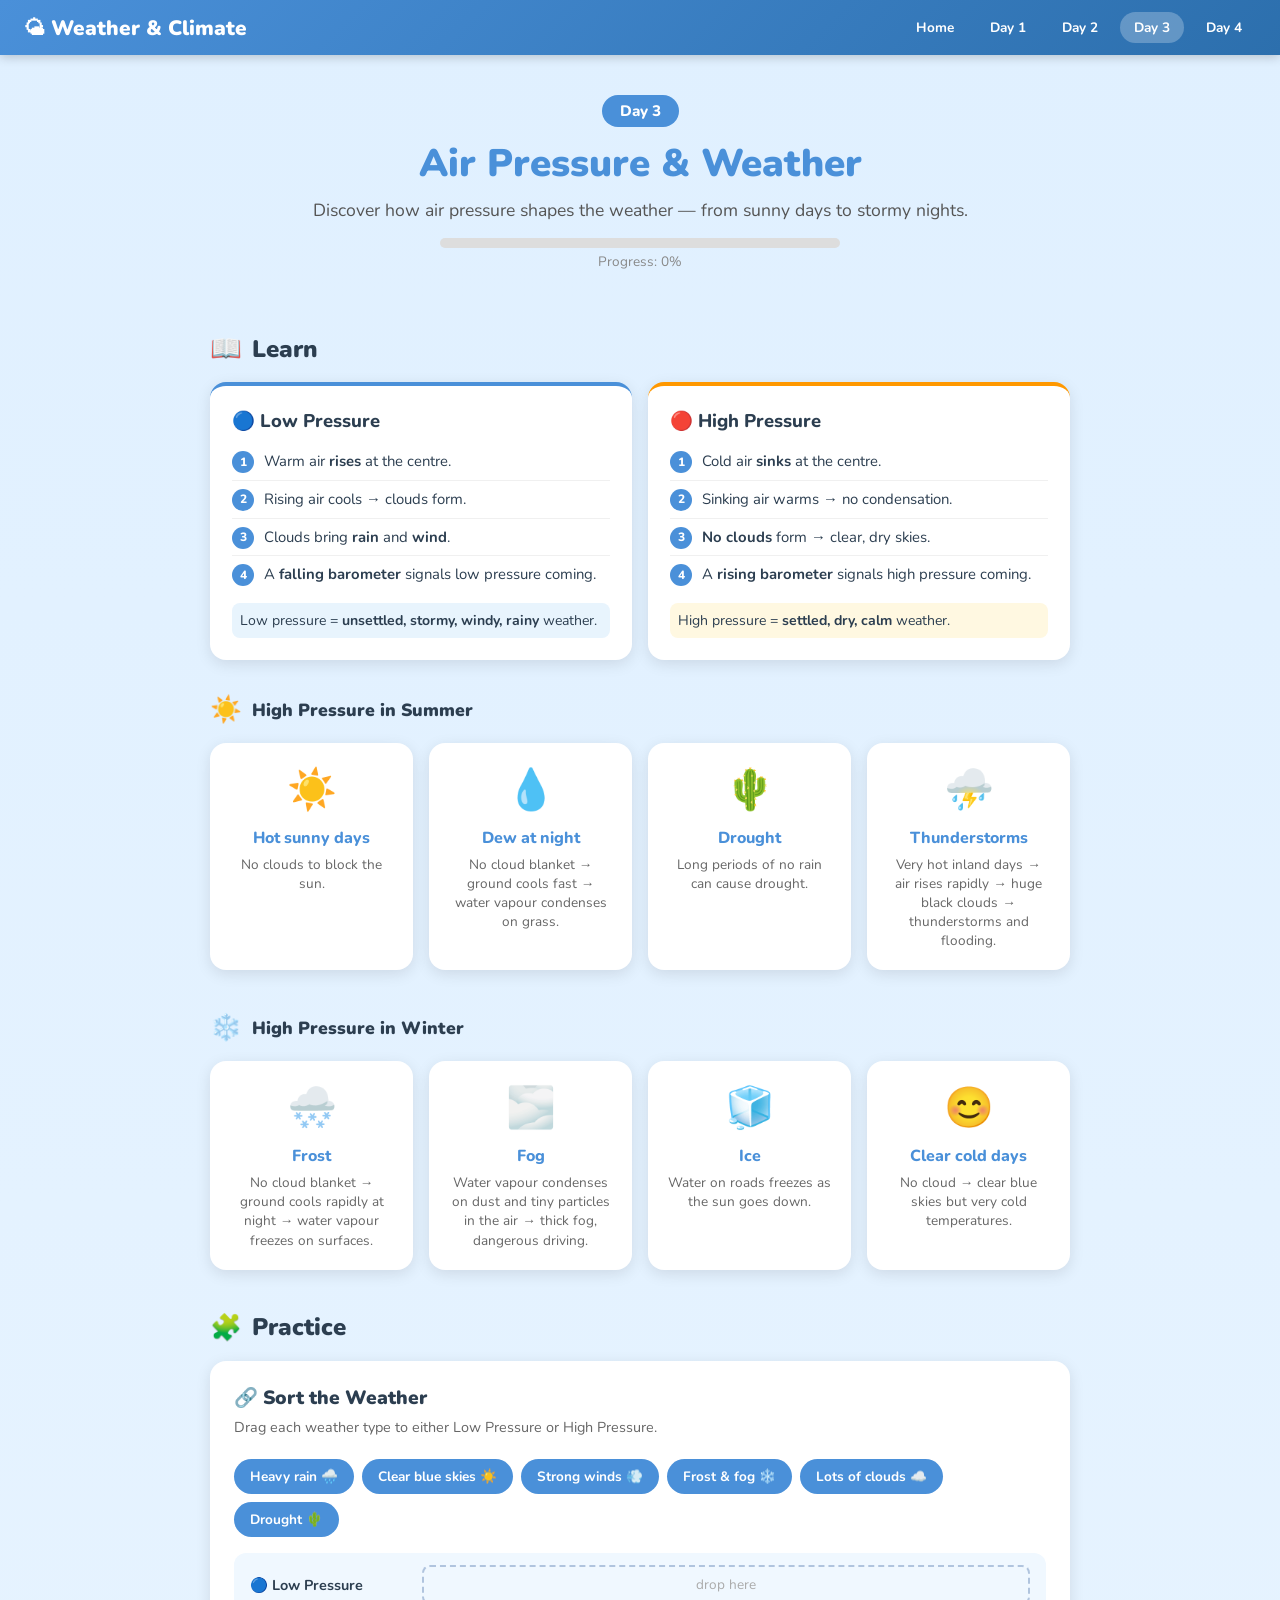
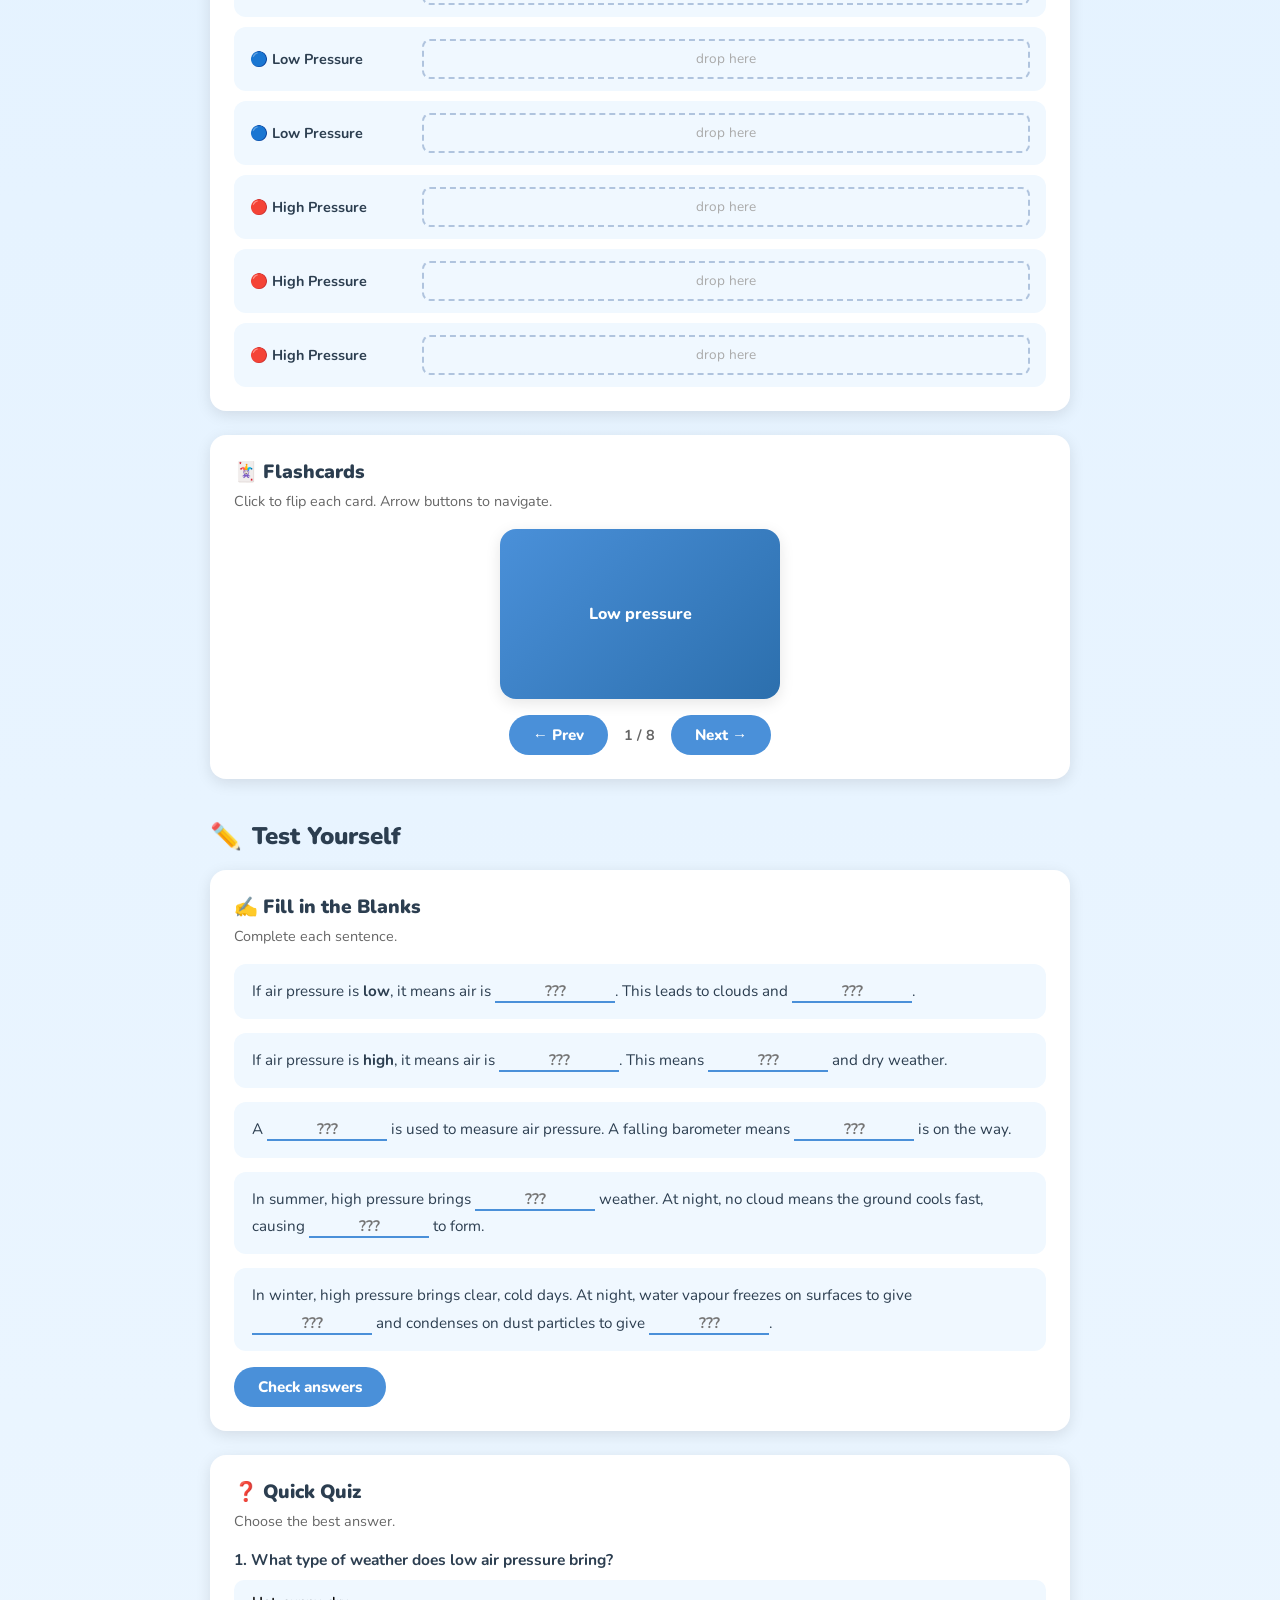
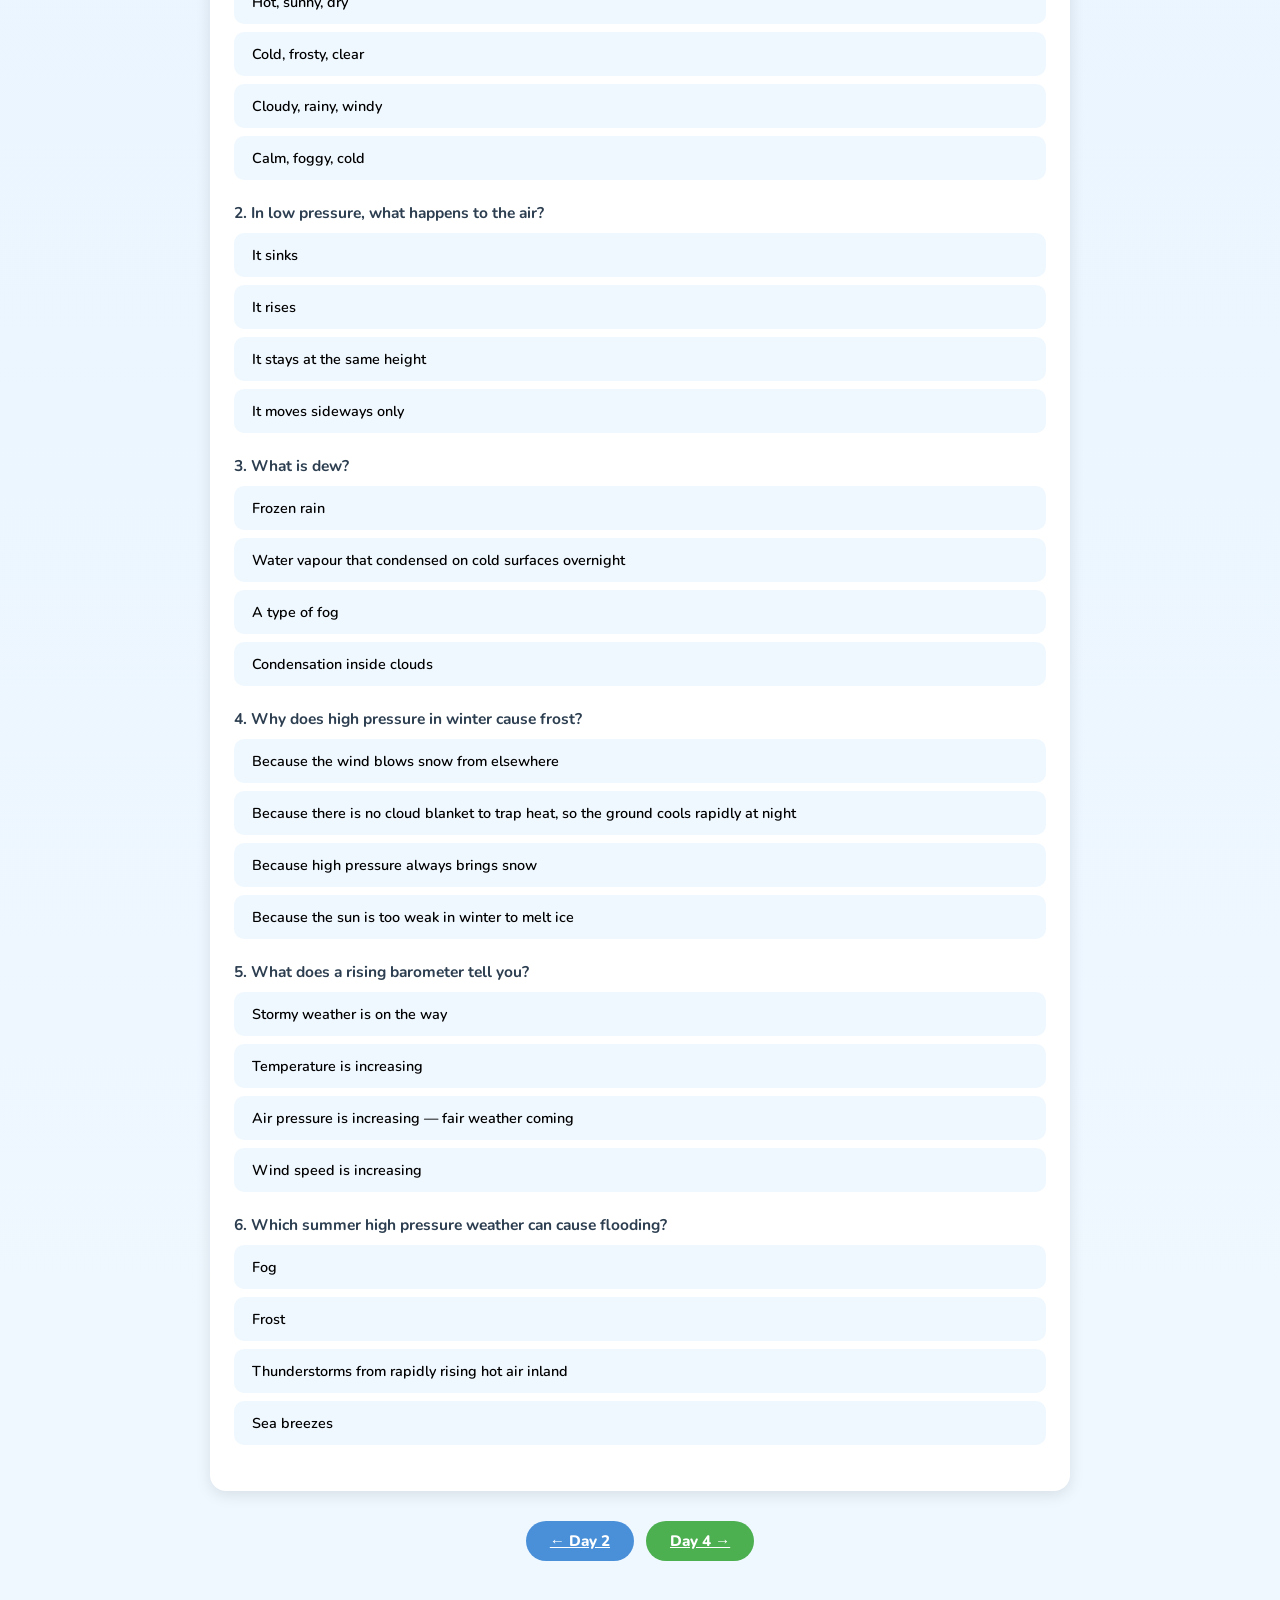
<file: site/day3.html>
<!DOCTYPE html>
<html lang="en">
<head>
  <meta charset="UTF-8">
  <meta name="viewport" content="width=device-width, initial-scale=1.0">
  <title>Day 3 – Air Pressure &amp; Weather</title>
  <link rel="stylesheet" href="style.css">
</head>
<body data-day="day3">

<nav>
  <a class="logo" href="index.html">🌤 Weather &amp; Climate</a>
  <div class="nav-links">
    <a href="index.html">Home</a>
    <a href="day1.html">Day 1</a>
    <a href="day2.html">Day 2</a>
    <a href="day3.html">Day 3</a>
    <a href="day4.html">Day 4</a>
  </div>
</nav>

<div class="page-header">
  <span class="day-badge" style="background:var(--day3)">Day 3</span>
  <h1>Air Pressure &amp; Weather</h1>
  <p>Discover how air pressure shapes the weather — from sunny days to stormy nights.</p>
  <div style="max-width:400px;margin:16px auto 0;background:#ddd;border-radius:6px;height:10px;overflow:hidden">
    <div class="day-progress-fill" style="height:100%;width:0%;background:var(--day3);border-radius:6px;transition:width 0.5s"></div>
  </div>
  <p style="font-size:0.85rem;color:#888;margin-top:4px">Progress: <span class="day-progress-pct">0%</span></p>
</div>

<div class="container">

  <div class="section-title"><span class="icon">📖</span> Learn</div>

  <div style="display:grid;grid-template-columns:1fr 1fr;gap:16px">
    <div class="panel" style="border-top:4px solid #4A90D9">
      <h3>🔵 Low Pressure</h3>
      <ul class="steps">
        <li data-n="1">Warm air <strong>rises</strong> at the centre.</li>
        <li data-n="2">Rising air cools → clouds form.</li>
        <li data-n="3">Clouds bring <strong>rain</strong> and <strong>wind</strong>.</li>
        <li data-n="4">A <strong>falling barometer</strong> signals low pressure coming.</li>
      </ul>
      <p style="margin-top:10px;font-size:0.88rem;background:#e8f4fd;padding:8px;border-radius:8px">
        Low pressure = <strong>unsettled, stormy, windy, rainy</strong> weather.
      </p>
    </div>
    <div class="panel" style="border-top:4px solid #FF9800">
      <h3>🔴 High Pressure</h3>
      <ul class="steps">
        <li data-n="1">Cold air <strong>sinks</strong> at the centre.</li>
        <li data-n="2">Sinking air warms → no condensation.</li>
        <li data-n="3"><strong>No clouds</strong> form → clear, dry skies.</li>
        <li data-n="4">A <strong>rising barometer</strong> signals high pressure coming.</li>
      </ul>
      <p style="margin-top:10px;font-size:0.88rem;background:#fff8e1;padding:8px;border-radius:8px">
        High pressure = <strong>settled, dry, calm</strong> weather.
      </p>
    </div>
  </div>

  <div class="section-title" style="font-size:1.1rem;margin-top:16px"><span class="icon">☀️</span> High Pressure in Summer</div>
  <div class="card-grid" style="grid-template-columns:repeat(auto-fill,minmax(170px,1fr))">
    <div class="info-card"><div class="card-icon">☀️</div><h3>Hot sunny days</h3><p>No clouds to block the sun.</p></div>
    <div class="info-card"><div class="card-icon">💧</div><h3>Dew at night</h3><p>No cloud blanket → ground cools fast → water vapour condenses on grass.</p></div>
    <div class="info-card"><div class="card-icon">🌵</div><h3>Drought</h3><p>Long periods of no rain can cause drought.</p></div>
    <div class="info-card"><div class="card-icon">⛈️</div><h3>Thunderstorms</h3><p>Very hot inland days → air rises rapidly → huge black clouds → thunderstorms and flooding.</p></div>
  </div>

  <div class="section-title" style="font-size:1.1rem"><span class="icon">❄️</span> High Pressure in Winter</div>
  <div class="card-grid" style="grid-template-columns:repeat(auto-fill,minmax(170px,1fr))">
    <div class="info-card"><div class="card-icon">🌨️</div><h3>Frost</h3><p>No cloud blanket → ground cools rapidly at night → water vapour freezes on surfaces.</p></div>
    <div class="info-card"><div class="card-icon">🌫️</div><h3>Fog</h3><p>Water vapour condenses on dust and tiny particles in the air → thick fog, dangerous driving.</p></div>
    <div class="info-card"><div class="card-icon">🧊</div><h3>Ice</h3><p>Water on roads freezes as the sun goes down.</p></div>
    <div class="info-card"><div class="card-icon">😊</div><h3>Clear cold days</h3><p>No cloud → clear blue skies but very cold temperatures.</p></div>
  </div>

  <div class="section-title"><span class="icon">🧩</span> Practice</div>

  <div class="activity" id="dnd3">
    <h2>🔗 Sort the Weather</h2>
    <p class="instructions">Drag each weather type to either Low Pressure or High Pressure.</p>
    <div class="dnd-area">
      <div class="dnd-chips">
        <div class="chip" data-chip="rain" draggable="true">Heavy rain 🌧️</div>
        <div class="chip" data-chip="clear" draggable="true">Clear blue skies ☀️</div>
        <div class="chip" data-chip="wind" draggable="true">Strong winds 💨</div>
        <div class="chip" data-chip="frost" draggable="true">Frost &amp; fog ❄️</div>
        <div class="chip" data-chip="clouds" draggable="true">Lots of clouds ☁️</div>
        <div class="chip" data-chip="drought" draggable="true">Drought 🌵</div>
      </div>
      <div class="dnd-targets">
        <div class="dnd-target"><span class="target-label">🔵 Low Pressure</span><div class="drop-zone" data-target="rain">drop here</div></div>
        <div class="dnd-target"><span class="target-label">🔵 Low Pressure</span><div class="drop-zone" data-target="wind">drop here</div></div>
        <div class="dnd-target"><span class="target-label">🔵 Low Pressure</span><div class="drop-zone" data-target="clouds">drop here</div></div>
        <div class="dnd-target"><span class="target-label">🔴 High Pressure</span><div class="drop-zone" data-target="clear">drop here</div></div>
        <div class="dnd-target"><span class="target-label">🔴 High Pressure</span><div class="drop-zone" data-target="frost">drop here</div></div>
        <div class="dnd-target"><span class="target-label">🔴 High Pressure</span><div class="drop-zone" data-target="drought">drop here</div></div>
      </div>
    </div>
  </div>

  <div class="activity" id="fc3">
    <h2>🃏 Flashcards</h2>
    <p class="instructions">Click to flip each card. Arrow buttons to navigate.</p>
    <div class="flashcard-deck">
      <div class="flashcard-viewport">
        <div class="flashcard-wrap">
          <div class="flashcard">
            <div class="flashcard-front"><span></span></div>
            <div class="flashcard-back"><span></span></div>
          </div>
        </div>
      </div>
      <div class="flashcard-nav">
        <button class="btn btn-primary btn-prev">← Prev</button>
        <span class="fc-counter">1 / 8</span>
        <button class="btn btn-primary btn-next">Next →</button>
      </div>
    </div>
  </div>

  <div class="section-title"><span class="icon">✏️</span> Test Yourself</div>

  <div class="activity" id="fitb3">
    <h2>✍️ Fill in the Blanks</h2>
    <p class="instructions">Complete each sentence.</p>
    <div class="fitb-list">
      <div class="fitb-item">If air pressure is <strong>low</strong>, it means air is <input class="fitb-input" data-answer="rising" placeholder="???">. This leads to clouds and <input class="fitb-input" data-answer="rain" placeholder="???">.</div>
      <div class="fitb-item">If air pressure is <strong>high</strong>, it means air is <input class="fitb-input" data-answer="sinking" placeholder="???">. This means <input class="fitb-input" data-answer="no clouds/clear skies" placeholder="???"> and dry weather.</div>
      <div class="fitb-item">A <input class="fitb-input" data-answer="barometer" placeholder="???"> is used to measure air pressure. A falling barometer means <input class="fitb-input" data-answer="rain/bad weather" placeholder="???"> is on the way.</div>
      <div class="fitb-item">In summer, high pressure brings <input class="fitb-input" data-answer="hot/sunny" placeholder="???"> weather. At night, no cloud means the ground cools fast, causing <input class="fitb-input" data-answer="dew" placeholder="???"> to form.</div>
      <div class="fitb-item">In winter, high pressure brings clear, cold days. At night, water vapour freezes on surfaces to give <input class="fitb-input" data-answer="frost" placeholder="???"> and condenses on dust particles to give <input class="fitb-input" data-answer="fog" placeholder="???">.</div>
    </div>
    <div class="btn-row"><button class="btn btn-primary btn-check">Check answers</button></div>
  </div>

  <div class="activity" id="quiz3">
    <h2>❓ Quick Quiz</h2>
    <p class="instructions">Choose the best answer.</p>

    <div class="quiz-question" data-q="0">
      <div class="q-text">1. What type of weather does low air pressure bring?</div>
      <div class="quiz-options">
        <button class="quiz-option">Hot, sunny, dry</button>
        <button class="quiz-option">Cold, frosty, clear</button>
        <button class="quiz-option">Cloudy, rainy, windy</button>
        <button class="quiz-option">Calm, foggy, cold</button>
      </div>
    </div>

    <div class="quiz-question" data-q="1">
      <div class="q-text">2. In low pressure, what happens to the air?</div>
      <div class="quiz-options">
        <button class="quiz-option">It sinks</button>
        <button class="quiz-option">It rises</button>
        <button class="quiz-option">It stays at the same height</button>
        <button class="quiz-option">It moves sideways only</button>
      </div>
    </div>

    <div class="quiz-question" data-q="2">
      <div class="q-text">3. What is dew?</div>
      <div class="quiz-options">
        <button class="quiz-option">Frozen rain</button>
        <button class="quiz-option">Water vapour that condensed on cold surfaces overnight</button>
        <button class="quiz-option">A type of fog</button>
        <button class="quiz-option">Condensation inside clouds</button>
      </div>
    </div>

    <div class="quiz-question" data-q="3">
      <div class="q-text">4. Why does high pressure in winter cause frost?</div>
      <div class="quiz-options">
        <button class="quiz-option">Because the wind blows snow from elsewhere</button>
        <button class="quiz-option">Because there is no cloud blanket to trap heat, so the ground cools rapidly at night</button>
        <button class="quiz-option">Because high pressure always brings snow</button>
        <button class="quiz-option">Because the sun is too weak in winter to melt ice</button>
      </div>
    </div>

    <div class="quiz-question" data-q="4">
      <div class="q-text">5. What does a rising barometer tell you?</div>
      <div class="quiz-options">
        <button class="quiz-option">Stormy weather is on the way</button>
        <button class="quiz-option">Temperature is increasing</button>
        <button class="quiz-option">Air pressure is increasing — fair weather coming</button>
        <button class="quiz-option">Wind speed is increasing</button>
      </div>
    </div>

    <div class="quiz-question" data-q="5">
      <div class="q-text">6. Which summer high pressure weather can cause flooding?</div>
      <div class="quiz-options">
        <button class="quiz-option">Fog</button>
        <button class="quiz-option">Frost</button>
        <button class="quiz-option">Thunderstorms from rapidly rising hot air inland</button>
        <button class="quiz-option">Sea breezes</button>
      </div>
    </div>
  </div>

  <div style="text-align:center;margin-top:30px;display:flex;gap:12px;justify-content:center">
    <a href="day2.html" class="btn btn-primary">← Day 2</a>
    <a href="day4.html" class="btn btn-success">Day 4 →</a>
  </div>

</div>

<script src="app.js"></script>
<script>
const D3_PAIRS = [
  { chip: 'rain',    target: 'rain'   },
  { chip: 'wind',    target: 'wind'   },
  { chip: 'clouds',  target: 'clouds' },
  { chip: 'clear',   target: 'clear'  },
  { chip: 'frost',   target: 'frost'  },
  { chip: 'drought', target: 'drought'},
];
initDragDrop('dnd3', D3_PAIRS, 'day3', 'dnd');

const D3_CARDS = [
  { front: 'Low pressure', back: 'Air is rising. Brings clouds, rain and wind. Unsettled weather. Barometer falls.' },
  { front: 'High pressure', back: 'Air is sinking. No clouds form. Dry, calm weather. Barometer rises.' },
  { front: 'Barometer', back: 'Instrument that measures air pressure in millibars. Falling = rain, Rising = fair weather.' },
  { front: 'High pressure in summer', back: 'Hot sunny days, dew at night, possible drought, thunderstorms inland.' },
  { front: 'High pressure in winter', back: 'Clear cold days, frost, fog, ice on roads. No cloud to keep heat in.' },
  { front: 'Frost', back: 'Forms when water vapour freezes on cold surfaces overnight. Common in winter high pressure.' },
  { front: 'Fog', back: 'Water vapour condenses on tiny dust particles in the air. Makes driving dangerous.' },
  { front: 'Dew', back: 'Water vapour that condenses on grass and surfaces when they cool at night.' },
];
initFlashcards('fc3', D3_CARDS, 'day3', 'flashcards');
initFitb('fitb3', 'day3', 'fitb');

const D3_Q = [
  { q:'', options:[], answer: 2 },
  { q:'', options:[], answer: 1 },
  { q:'', options:[], answer: 1 },
  { q:'', options:[], answer: 1 },
  { q:'', options:[], answer: 2 },
  { q:'', options:[], answer: 2 },
];
initQuiz('quiz3', D3_Q, 'day3', 'quiz');
</script>
</body>
</html>
</file>
<file: site/style.css>
@import url('https://fonts.googleapis.com/css2?family=Nunito:wght@400;600;700;800;900&display=swap');

:root {
  --sky: #87CEEB;
  --sky-dark: #4A90D9;
  --cloud: #ffffff;
  --sun: #FFD700;
  --rain: #5B8DB8;
  --green: #4CAF50;
  --orange: #FF9800;
  --red: #F44336;
  --purple: #9C27B0;
  --day1: #FF9800;
  --day2: #4CAF50;
  --day3: #4A90D9;
  --day4: #9C27B0;
  --text: #2c3e50;
  --light-bg: #f0f8ff;
  --card-shadow: 0 4px 15px rgba(0,0,0,0.1);
  --radius: 16px;
}

*, *::before, *::after { box-sizing: border-box; margin: 0; padding: 0; }
body {
  font-family: 'Nunito', sans-serif;
  background: linear-gradient(180deg, #e0f0ff 0%, #f0f8ff 100%);
  color: var(--text);
  min-height: 100vh;
}

nav {
  background: linear-gradient(135deg, var(--sky-dark), #2c6fad);
  padding: 12px 24px;
  display: flex;
  align-items: center;
  justify-content: space-between;
  flex-wrap: wrap;
  gap: 8px;
  box-shadow: 0 2px 10px rgba(0,0,0,0.2);
}
nav .logo { color: white; font-size: 1.3rem; font-weight: 900; text-decoration: none; }
nav .nav-links { display: flex; gap: 8px; flex-wrap: wrap; }
nav .nav-links a {
  color: white; text-decoration: none; padding: 6px 14px;
  border-radius: 20px; font-weight: 700; font-size: 0.85rem;
  transition: background 0.2s;
}
nav .nav-links a:hover, nav .nav-links a.active { background: rgba(255,255,255,0.25); }

.page-header {
  text-align: center;
  padding: 40px 20px 20px;
}
.page-header h1 { font-size: 2.4rem; font-weight: 900; color: var(--sky-dark); }
.page-header p { font-size: 1.1rem; color: #555; margin-top: 8px; }
.day-badge {
  display: inline-block;
  padding: 6px 18px; border-radius: 20px;
  color: white; font-weight: 800; font-size: 0.95rem;
  margin-bottom: 10px;
}

.container { max-width: 900px; margin: 0 auto; padding: 0 20px 60px; }

.section-title {
  font-size: 1.5rem; font-weight: 900;
  margin: 40px 0 16px;
  display: flex; align-items: center; gap: 10px;
}
.section-title .icon { font-size: 1.6rem; }

.card-grid { display: grid; grid-template-columns: repeat(auto-fill, minmax(200px, 1fr)); gap: 16px; }
.info-card {
  background: white; border-radius: var(--radius);
  padding: 20px; box-shadow: var(--card-shadow);
  text-align: center; transition: transform 0.2s;
}
.info-card:hover { transform: translateY(-4px); }
.info-card .card-icon { font-size: 2.5rem; margin-bottom: 10px; }
.info-card h3 { font-size: 1rem; font-weight: 800; margin-bottom: 6px; color: var(--sky-dark); }
.info-card p { font-size: 0.85rem; color: #666; line-height: 1.4; }
.info-card .unit { display: inline-block; background: var(--light-bg); padding: 3px 10px;
  border-radius: 10px; font-size: 0.8rem; font-weight: 700; margin-top: 6px; color: var(--sky-dark); }

.definition-box {
  background: white; border-left: 6px solid var(--sky-dark);
  border-radius: 0 var(--radius) var(--radius) 0;
  padding: 18px 22px; margin-bottom: 16px;
  box-shadow: var(--card-shadow);
}
.definition-box h3 { font-size: 1.1rem; font-weight: 800; color: var(--sky-dark); margin-bottom: 6px; }
.definition-box p { font-size: 0.95rem; line-height: 1.5; }

.panel {
  background: white; border-radius: var(--radius);
  padding: 22px; margin-bottom: 16px;
  box-shadow: var(--card-shadow);
}
.panel h3 { font-size: 1.15rem; font-weight: 800; margin-bottom: 10px; }
.panel .steps { list-style: none; padding: 0; }
.panel .steps li {
  padding: 8px 0 8px 32px;
  position: relative; font-size: 0.93rem; line-height: 1.4;
  border-bottom: 1px solid #f0f0f0;
}
.panel .steps li:last-child { border-bottom: none; }
.panel .steps li::before {
  content: attr(data-n);
  position: absolute; left: 0; top: 8px;
  width: 22px; height: 22px; border-radius: 50%;
  background: var(--sky-dark); color: white;
  font-size: 0.75rem; font-weight: 800;
  display: flex; align-items: center; justify-content: center;
}

.activity {
  background: white; border-radius: var(--radius);
  padding: 24px; margin-bottom: 24px;
  box-shadow: var(--card-shadow);
}
.activity h2 {
  font-size: 1.2rem; font-weight: 900; margin-bottom: 6px;
  display: flex; align-items: center; gap: 8px;
}
.activity .instructions { font-size: 0.9rem; color: #666; margin-bottom: 18px; }

.dnd-area { display: flex; flex-direction: column; gap: 16px; }
.dnd-targets { display: flex; flex-direction: column; gap: 10px; }
.dnd-target {
  display: flex; align-items: center; gap: 12px;
  background: var(--light-bg); border-radius: 12px; padding: 12px 16px;
  min-height: 56px;
}
.dnd-target .target-label { font-weight: 700; font-size: 0.9rem; min-width: 160px; }
.drop-zone {
  flex: 1; min-height: 40px; border: 2px dashed #b0c4de;
  border-radius: 8px; display: flex; align-items: center;
  justify-content: center; font-size: 0.85rem; color: #aaa;
  transition: border-color 0.2s, background 0.2s;
}
.drop-zone.drag-over { border-color: var(--sky-dark); background: #e8f4fd; }
.drop-zone.correct { border-color: var(--green); background: #e8f5e9; }
.drop-zone.wrong { border-color: var(--red); background: #ffebee; }
.dnd-chips { display: flex; flex-wrap: wrap; gap: 8px; margin-top: 4px; }
.chip {
  background: var(--sky-dark); color: white;
  padding: 8px 16px; border-radius: 20px;
  font-size: 0.85rem; font-weight: 700;
  cursor: grab; user-select: none;
  transition: opacity 0.2s, transform 0.1s;
  touch-action: none;
}
.chip:active { transform: scale(1.05); }
.chip.placed { opacity: 0.4; cursor: default; }

.flashcard-deck { perspective: 1000px; }
.flashcard-viewport {
  display: flex; align-items: center; justify-content: center;
  gap: 16px; flex-wrap: wrap;
}
.flashcard-wrap { perspective: 1000px; }
.flashcard {
  width: 280px; height: 170px;
  position: relative; cursor: pointer;
  transition: transform 0.6s;
  transform-style: preserve-3d;
}
.flashcard.flipped { transform: rotateY(180deg); }
.flashcard-front, .flashcard-back {
  position: absolute; inset: 0;
  border-radius: var(--radius); backface-visibility: hidden;
  display: flex; align-items: center; justify-content: center;
  padding: 20px; text-align: center; box-shadow: var(--card-shadow);
}
.flashcard-front {
  background: linear-gradient(135deg, var(--sky-dark), #2c6fad);
  color: white; font-size: 1rem; font-weight: 800;
}
.flashcard-back {
  background: white; transform: rotateY(180deg);
  font-size: 0.88rem; line-height: 1.5; color: var(--text);
}
.flashcard-nav {
  display: flex; align-items: center; justify-content: center;
  gap: 16px; margin-top: 16px;
}
.fc-counter { font-weight: 700; font-size: 0.9rem; color: #666; }

.fitb-list { display: flex; flex-direction: column; gap: 14px; }
.fitb-item {
  background: var(--light-bg); border-radius: 12px;
  padding: 14px 18px; font-size: 0.95rem; line-height: 1.8;
}
.fitb-input {
  border: none; border-bottom: 2px solid var(--sky-dark);
  background: transparent; font-family: inherit;
  font-size: 0.95rem; font-weight: 700; color: var(--sky-dark);
  width: 120px; text-align: center; outline: none;
  transition: border-color 0.2s;
}
.fitb-input:focus { border-bottom-color: var(--sun); }
.fitb-input.correct { border-bottom-color: var(--green); color: var(--green); }
.fitb-input.wrong { border-bottom-color: var(--red); color: var(--red); }

.quiz-question { margin-bottom: 22px; }
.quiz-question .q-text { font-weight: 700; margin-bottom: 10px; font-size: 0.97rem; }
.quiz-options { display: flex; flex-direction: column; gap: 8px; }
.quiz-option {
  background: var(--light-bg); border: 2px solid transparent;
  border-radius: 10px; padding: 10px 16px;
  cursor: pointer; font-size: 0.9rem; font-weight: 600;
  transition: border-color 0.2s, background 0.2s;
  text-align: left; font-family: inherit;
}
.quiz-option:hover { border-color: var(--sky-dark); }
.quiz-option.selected { border-color: var(--sky-dark); background: #e8f4fd; }
.quiz-option.correct { border-color: var(--green); background: #e8f5e9; }
.quiz-option.wrong { border-color: var(--red); background: #ffebee; }

.btn {
  padding: 10px 24px; border-radius: 24px; border: none;
  font-family: inherit; font-size: 0.95rem; font-weight: 800;
  cursor: pointer; transition: transform 0.15s, opacity 0.2s;
}
.btn:hover { transform: translateY(-2px); }
.btn:active { transform: translateY(0); }
.btn-primary { background: var(--sky-dark); color: white; }
.btn-success { background: var(--green); color: white; }
.btn-row { display: flex; gap: 10px; flex-wrap: wrap; margin-top: 16px; }

.score-box {
  text-align: center; padding: 20px;
  border-radius: var(--radius); margin-top: 16px;
  font-weight: 800;
}
.score-box.good { background: #e8f5e9; color: #2e7d32; }
.score-box.ok   { background: #fff8e1; color: #f57f17; }
.score-box.bad  { background: #ffebee; color: #c62828; }
.score-box .stars { font-size: 1.8rem; margin-bottom: 6px; }
.score-box .score-text { font-size: 1.1rem; }

.day-cards { display: grid; grid-template-columns: repeat(auto-fill, minmax(200px, 1fr)); gap: 20px; margin-top: 20px; }
.day-card {
  background: white; border-radius: var(--radius);
  padding: 24px; text-align: center;
  box-shadow: var(--card-shadow); text-decoration: none; color: var(--text);
  transition: transform 0.2s, box-shadow 0.2s;
  position: relative; overflow: hidden;
}
.day-card:hover { transform: translateY(-6px); box-shadow: 0 8px 25px rgba(0,0,0,0.15); }
.day-card .day-num {
  font-size: 2.5rem; font-weight: 900;
  margin-bottom: 8px;
}
.day-card h3 { font-size: 1rem; font-weight: 800; margin-bottom: 6px; }
.day-card p { font-size: 0.8rem; color: #777; }
.day-card .progress-bar {
  height: 6px; background: #eee; border-radius: 3px;
  margin-top: 14px; overflow: hidden;
}
.day-card .progress-fill {
  height: 100%; border-radius: 3px;
  transition: width 0.5s ease;
}
.day-card.d1 .day-num { color: var(--day1); }
.day-card.d2 .day-num { color: var(--day2); }
.day-card.d3 .day-num { color: var(--day3); }
.day-card.d4 .day-num { color: var(--day4); }
.day-card.d1 .progress-fill { background: var(--day1); }
.day-card.d2 .progress-fill { background: var(--day2); }
.day-card.d3 .progress-fill { background: var(--day3); }
.day-card.d4 .progress-fill { background: var(--day4); }

.hero {
  text-align: center; padding: 50px 20px 30px;
}
.hero h1 { font-size: 2.6rem; font-weight: 900; color: var(--sky-dark); margin-bottom: 10px; }
.hero p { font-size: 1.1rem; color: #555; max-width: 500px; margin: 0 auto; }
.hero .weather-icons { font-size: 3rem; margin-bottom: 16px; letter-spacing: 8px; }

.complete-banner {
  background: linear-gradient(135deg, var(--green), #2e7d32);
  color: white; border-radius: var(--radius);
  padding: 20px 24px; text-align: center;
  margin-bottom: 24px; display: none;
}
.complete-banner.show { display: block; }
.complete-banner h3 { font-size: 1.3rem; margin-bottom: 6px; }

.climate-graph-wrap {
  background: white; border-radius: var(--radius);
  padding: 20px; box-shadow: var(--card-shadow);
}

@media (max-width: 600px) {
  .page-header h1 { font-size: 1.7rem; }
  .flashcard { width: 240px; height: 150px; }
  .dnd-target { flex-direction: column; align-items: flex-start; }
  .drop-zone { width: 100%; }
}
</file>
